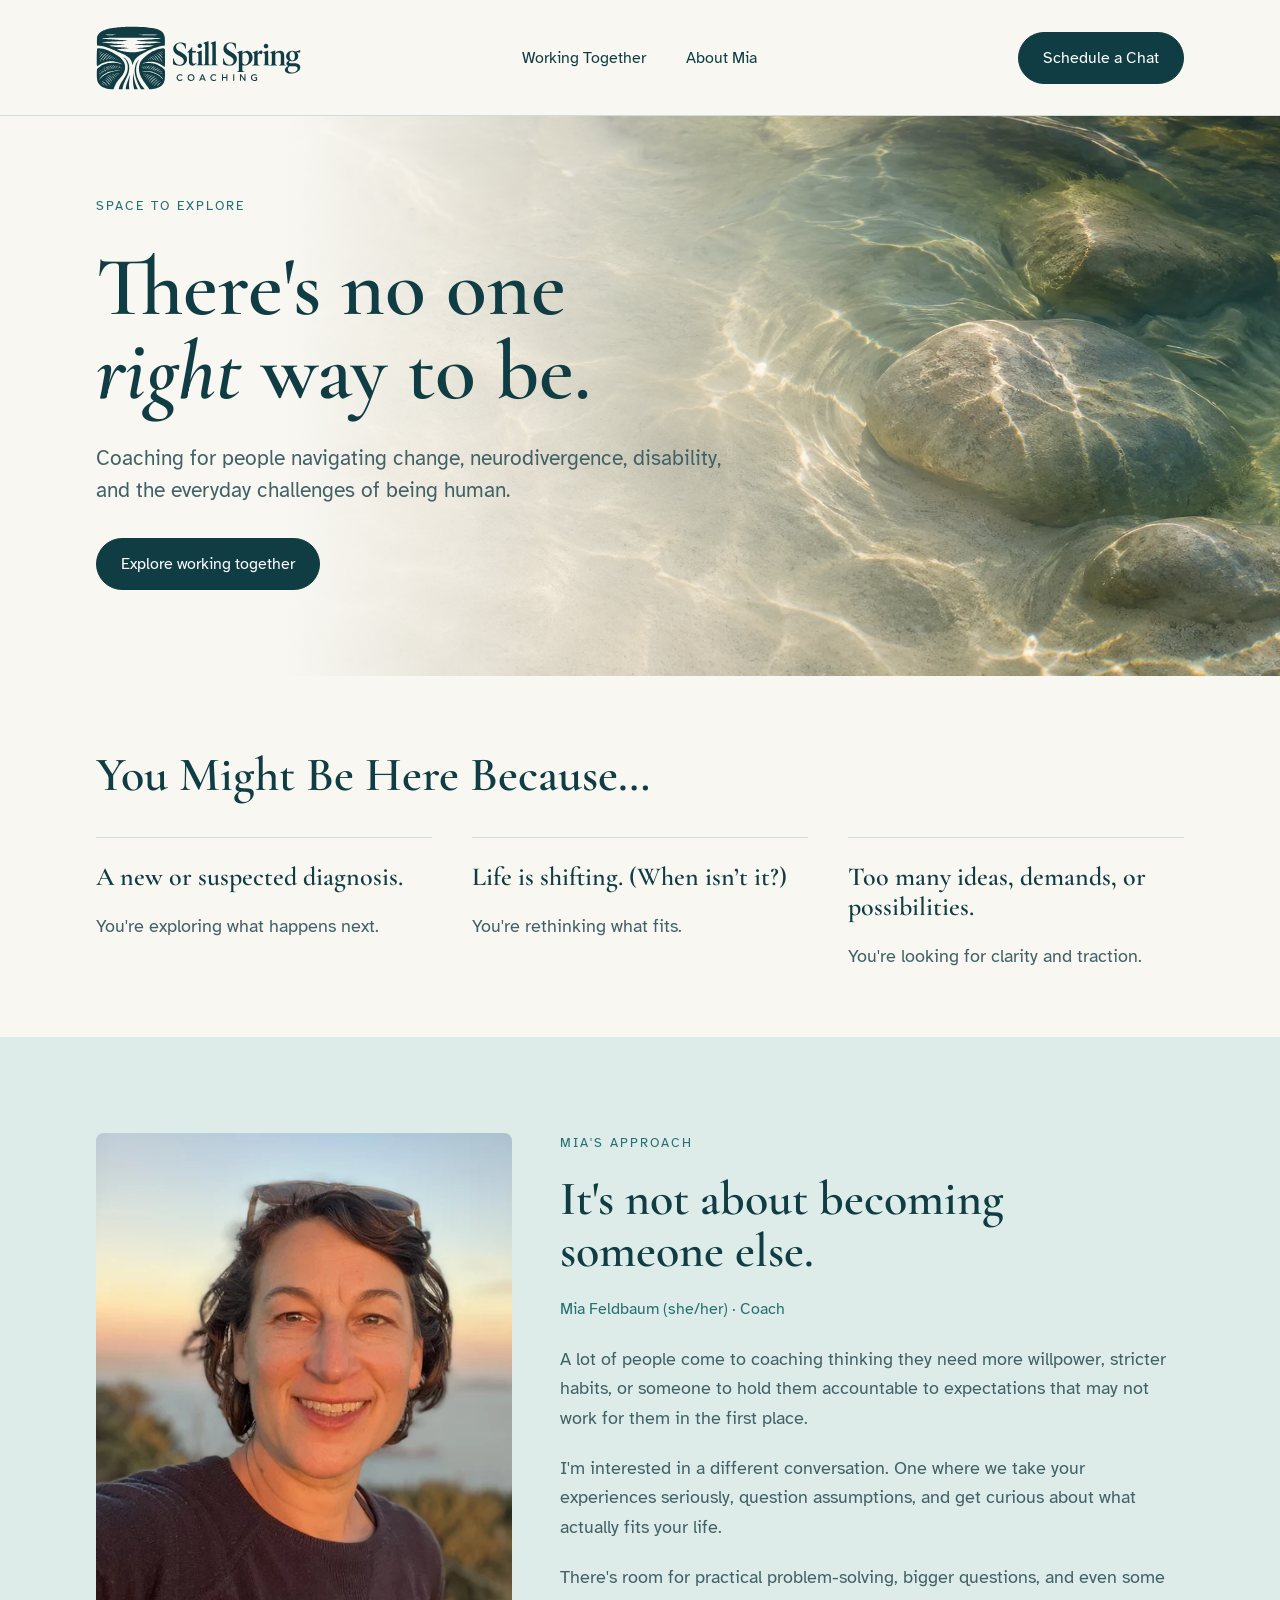
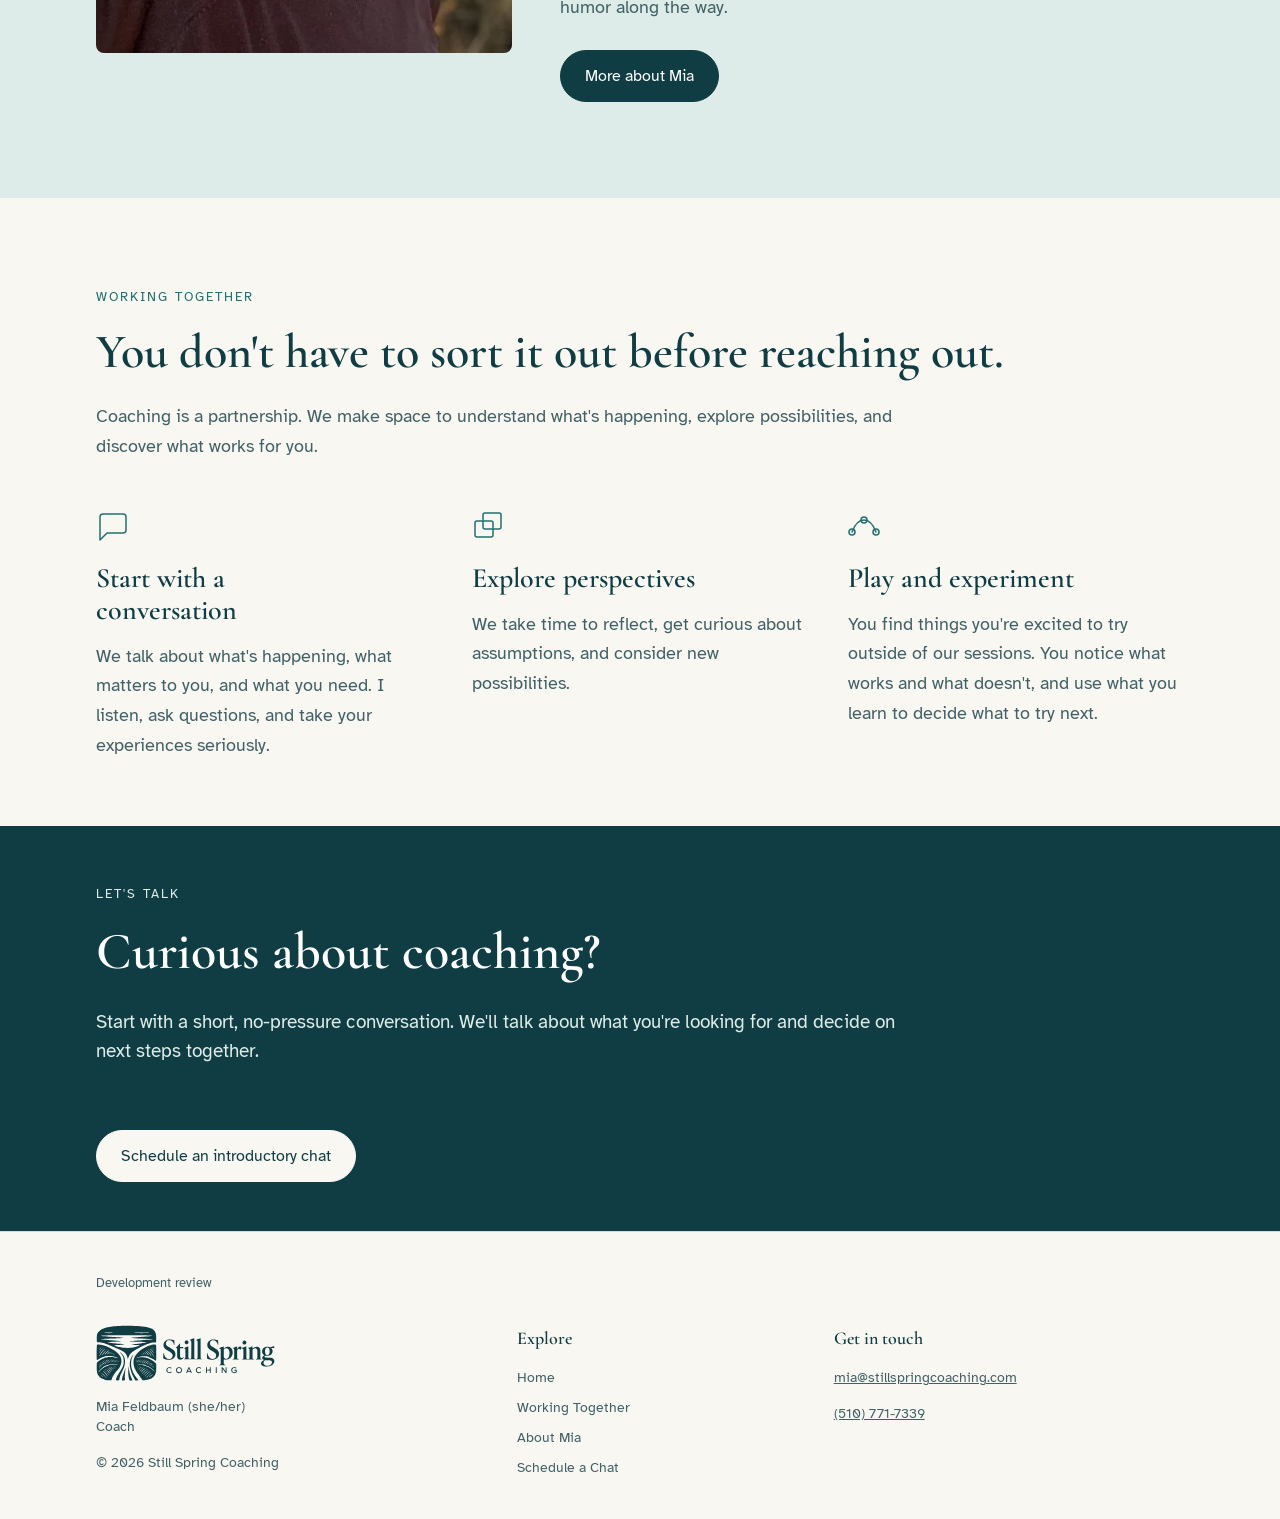
<file: index.html>
<!DOCTYPE html>

<html lang="en">
<head>
<meta charset="utf-8"/>
<meta content="width=device-width, initial-scale=1.0" name="viewport"/>
<title>Home | Still Spring Coaching</title>
<meta content="Coaching with Mia Feldbaum for people navigating change, neurodivergence, disability, and everyday life." name="description"/>
<link href="assets/brand/favicon.svg" rel="icon" type="image/svg+xml"/>
<link href="assets/brand/monogram-32.png" rel="icon" sizes="32x32" type="image/png"/>
<link href="assets/brand/apple-touch-icon-180.png" rel="apple-touch-icon"/>



<link href="css/tokens.css" rel="stylesheet"/>
<link href="css/style.css" rel="stylesheet"/>
<meta content="noindex, nofollow" name="robots"/></head><body><a class="skip-link" href="#main">Skip to content</a><header class="nav"><div class="container nav__inner"><a class="nav__logo" href="index.html"><img alt="Still Spring Coaching" height="64" src="assets/brand/stillspring-logo-horizontal.svg" width="205"/></a><nav aria-label="Primary"><ul class="nav__links" id="site-nav"><li class="mobile-only"><a aria-current="page" href="index.html">Home</a></li><li class=""><a href="working-together.html">Working Together</a></li><li class=""><a href="about.html">About Mia</a></li><li class="mobile-only"><a href="booking.html">Schedule a Chat</a></li></ul></nav><a class="btn btn-primary nav__cta" href="booking.html">Schedule a Chat</a><button aria-controls="site-nav" aria-expanded="false" aria-label="Menu" class="nav__toggle">Menu</button></div></header><main class="editorial-page" id="main"><section class="hero"><div class="container"><p class="eyebrow">SPACE TO EXPLORE</p><h1 class="hero__title">There's no one <br class="br-lg"/><em>right</em> way to be.</h1><p class="hero__lead">Coaching for people navigating change, neurodivergence, disability, and the everyday challenges of being human.</p><a class="btn btn-primary" href="working-together.html">Explore working together</a><figure class="hero__media"><img alt="" height="555" loading="lazy" src="assets/img/hero-light-through-water-1200.webp" width="1200"/></figure></div></section><section class="section recognition-section" id="how-i-can-help"><div class="container"><h2>You Might Be Here Because…</h2><div class="recognition"><div><h3>A new or suspected diagnosis.</h3><p>You're exploring what happens next.</p></div><div><h3>Life is shifting. (When isn’t it?)</h3><p>You're rethinking what fits.</p></div><div><h3>Too many ideas, demands, or possibilities.</h3><p>You're looking for clarity and traction.</p></div></div></div></section><section class="section section--alt approach-section" id="about"><div class="container editorial-split"><img alt="Mia Feldbaum outdoors at sunset." class="mia-portrait" height="1000" loading="lazy" sizes="(min-width: 1200px) 480px, (min-width: 768px) 40vw, 90vw" src="assets/img/mia-feldbaum-portrait-800.webp" srcset="assets/img/mia-feldbaum-portrait-480.webp 480w, assets/img/mia-feldbaum-portrait-800.webp 800w" width="800"/><div class="prose"><p class="eyebrow">MIA'S APPROACH</p><h2>It's not about becoming someone else.</h2><p class="meet__byline">Mia Feldbaum (she/her) · Coach</p>
<p>A lot of people come to coaching thinking they need more willpower, stricter habits, or someone to hold them accountable to expectations that may not work for them in the first place.</p>
<p>I'm interested in a different conversation. One where we take your experiences seriously, question assumptions, and get curious about what actually fits your life.</p>
<p>There's room for practical problem-solving, bigger questions, and even some humor along the way.</p>
<a class="btn btn-primary" href="about.html">More about Mia</a></div></div></section><section class="section" id="working-together"><div class="container"><div class="section-intro"><p class="eyebrow">WORKING TOGETHER</p><h2>You don't have to sort it out before reaching out.</h2><p>Coaching is a partnership. We make space to understand what's happening, explore possibilities, and discover what works for you.</p></div><div class="steps"><div class="step"><div class="step__num"><svg aria-hidden="true" fill="none" focusable="false" height="32" stroke="currentColor" stroke-linecap="round" stroke-linejoin="round" stroke-width="1.5" viewbox="0 0 32 32" width="32" xmlns="http://www.w3.org/2000/svg"><path d="M27 4A3 3 0 0 1 30 7V20A3 3 0 0 1 27 23H11L4 30V7A3 3 0 0 1 7 4Z"></path></svg></div><h3>Start with a conversation</h3>
<p>We talk about what's happening, what matters to you, and what you need. I listen, ask questions, and take your experiences seriously.</p></div><div class="step"><div class="step__num"><svg aria-hidden="true" fill="none" focusable="false" height="32" stroke="currentColor" stroke-linecap="round" stroke-linejoin="round" stroke-width="1.5" viewbox="0 0 32 32" width="32" xmlns="http://www.w3.org/2000/svg"><rect height="16" rx="2" width="18" x="11" y="3"></rect><rect height="16" rx="2" width="18" x="3" y="11"></rect></svg></div><h3>Explore perspectives</h3>
<p>We take time to reflect, get curious about assumptions, and consider new possibilities.</p></div><div class="step"><div class="step__num"><svg aria-hidden="true" fill="none" focusable="false" height="32" stroke="currentColor" stroke-linecap="round" stroke-linejoin="round" stroke-width="1.5" viewbox="0 0 32 32" width="32" xmlns="http://www.w3.org/2000/svg"><path d="M4 22C10 6 22 6 28 22"></path><circle cx="4" cy="22" r="3"></circle><circle cx="16" cy="10" r="3"></circle><circle cx="28" cy="22" r="3"></circle></svg></div><h3>Play and experiment</h3>
<p>You find things you're excited to try outside of our sessions. You notice what works and what doesn't, and use what you learn to decide what to try next.</p></div></div></div></section><section class="section cta-banner is-inverse"><div class="container editorial-copy"><p class="eyebrow">LET'S TALK</p><h2>Curious about coaching?</h2>
<p>Start with a short, no-pressure conversation. We'll talk about what you're looking for and decide on next steps together.</p>
<a class="btn btn-primary" href="booking.html">Schedule an introductory chat</a></div></section></main><footer class="footer"><div class="container review-notice">Development review</div><div class="container footer-grid"><div><a class="footer__logo" href="index.html"><img alt="Still Spring Coaching" height="64" src="assets/brand/stillspring-logo-horizontal.svg" width="205"/></a><p>Mia Feldbaum (she/her)<br/>Coach</p><p>© 2026 Still Spring Coaching</p></div><nav aria-label="Footer"><h2 class="footer-heading">Explore</h2><ul class="footer__links"><li><a href="index.html">Home</a></li><li><a href="working-together.html">Working Together</a></li><li><a href="about.html">About Mia</a></li><li><a href="booking.html">Schedule a Chat</a></li></ul></nav><div><h2 class="footer-heading">Get in touch</h2><p><a href="mailto:mia@stillspringcoaching.com">mia@stillspringcoaching.com</a></p><p><a href="tel:+15107717339">(510) 771-7339</a></p></div></div></footer><script src="js/main.js"></script></body></html>
</file>
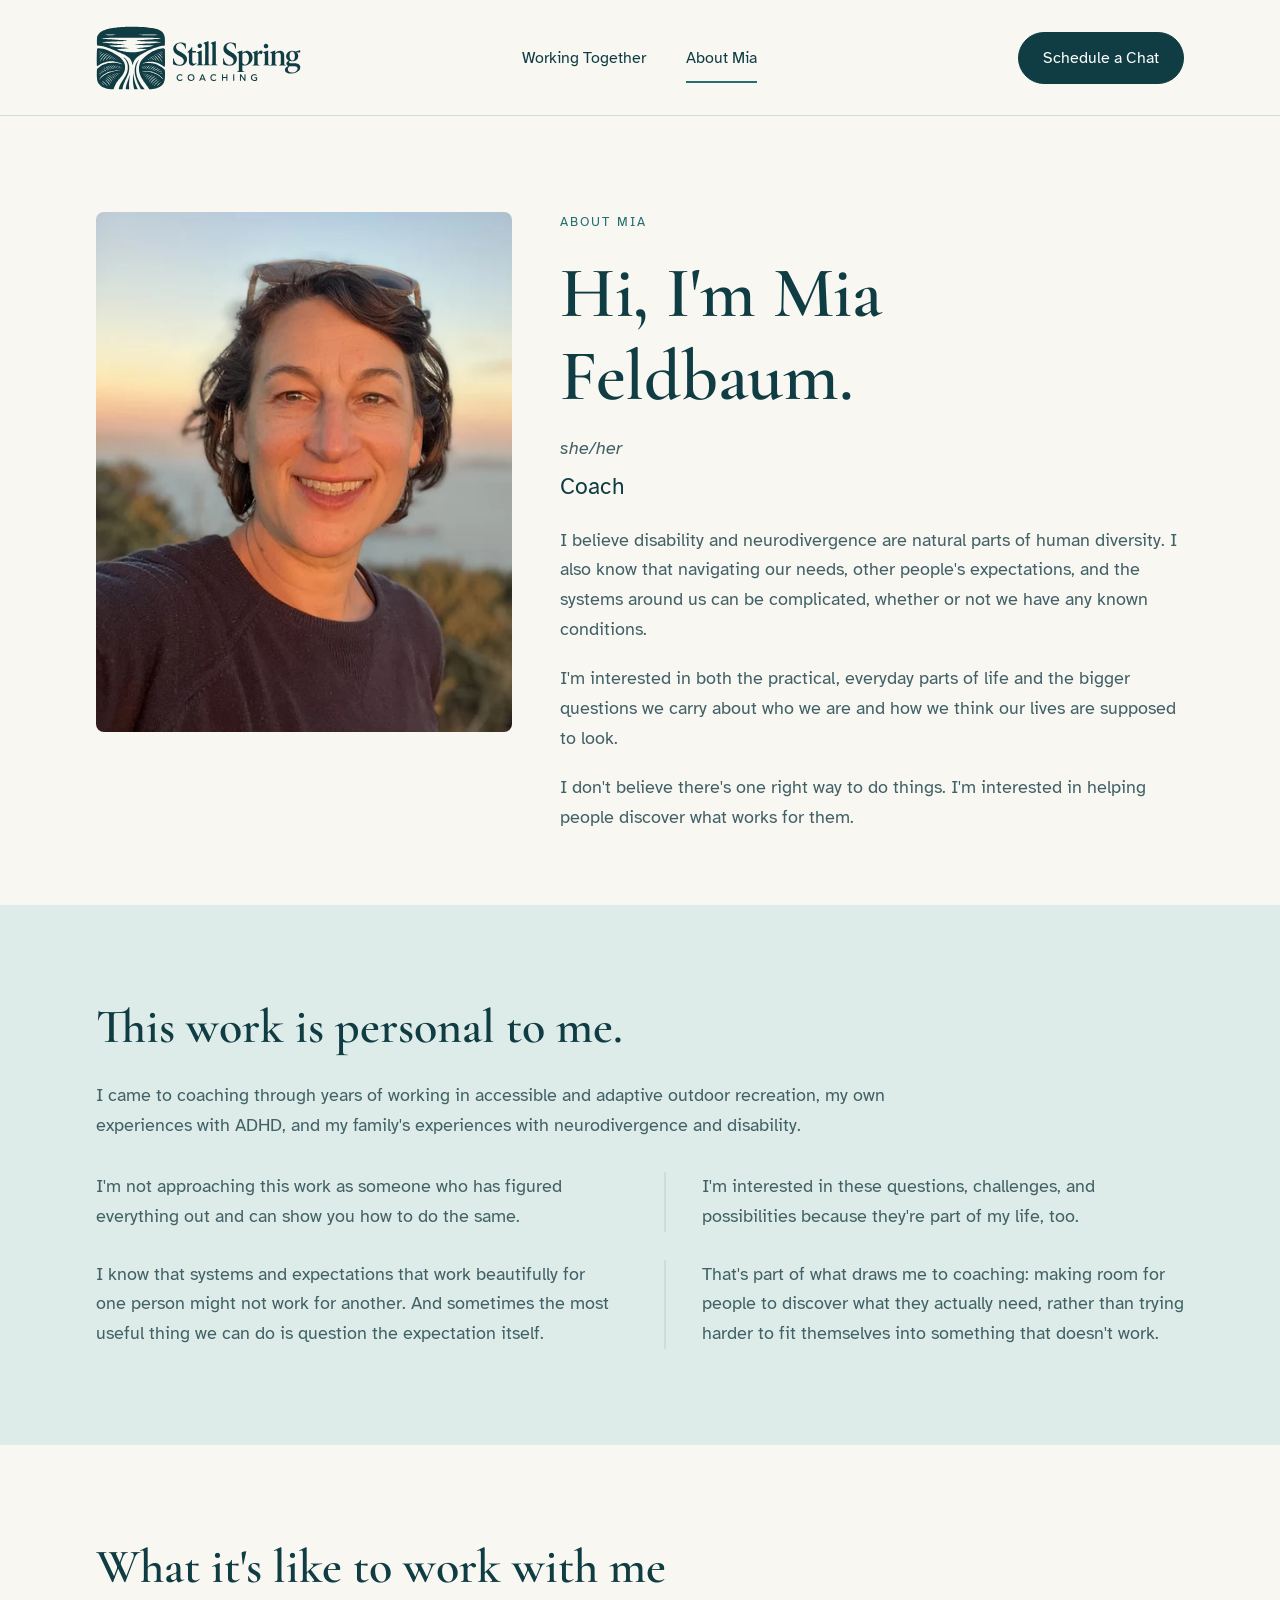
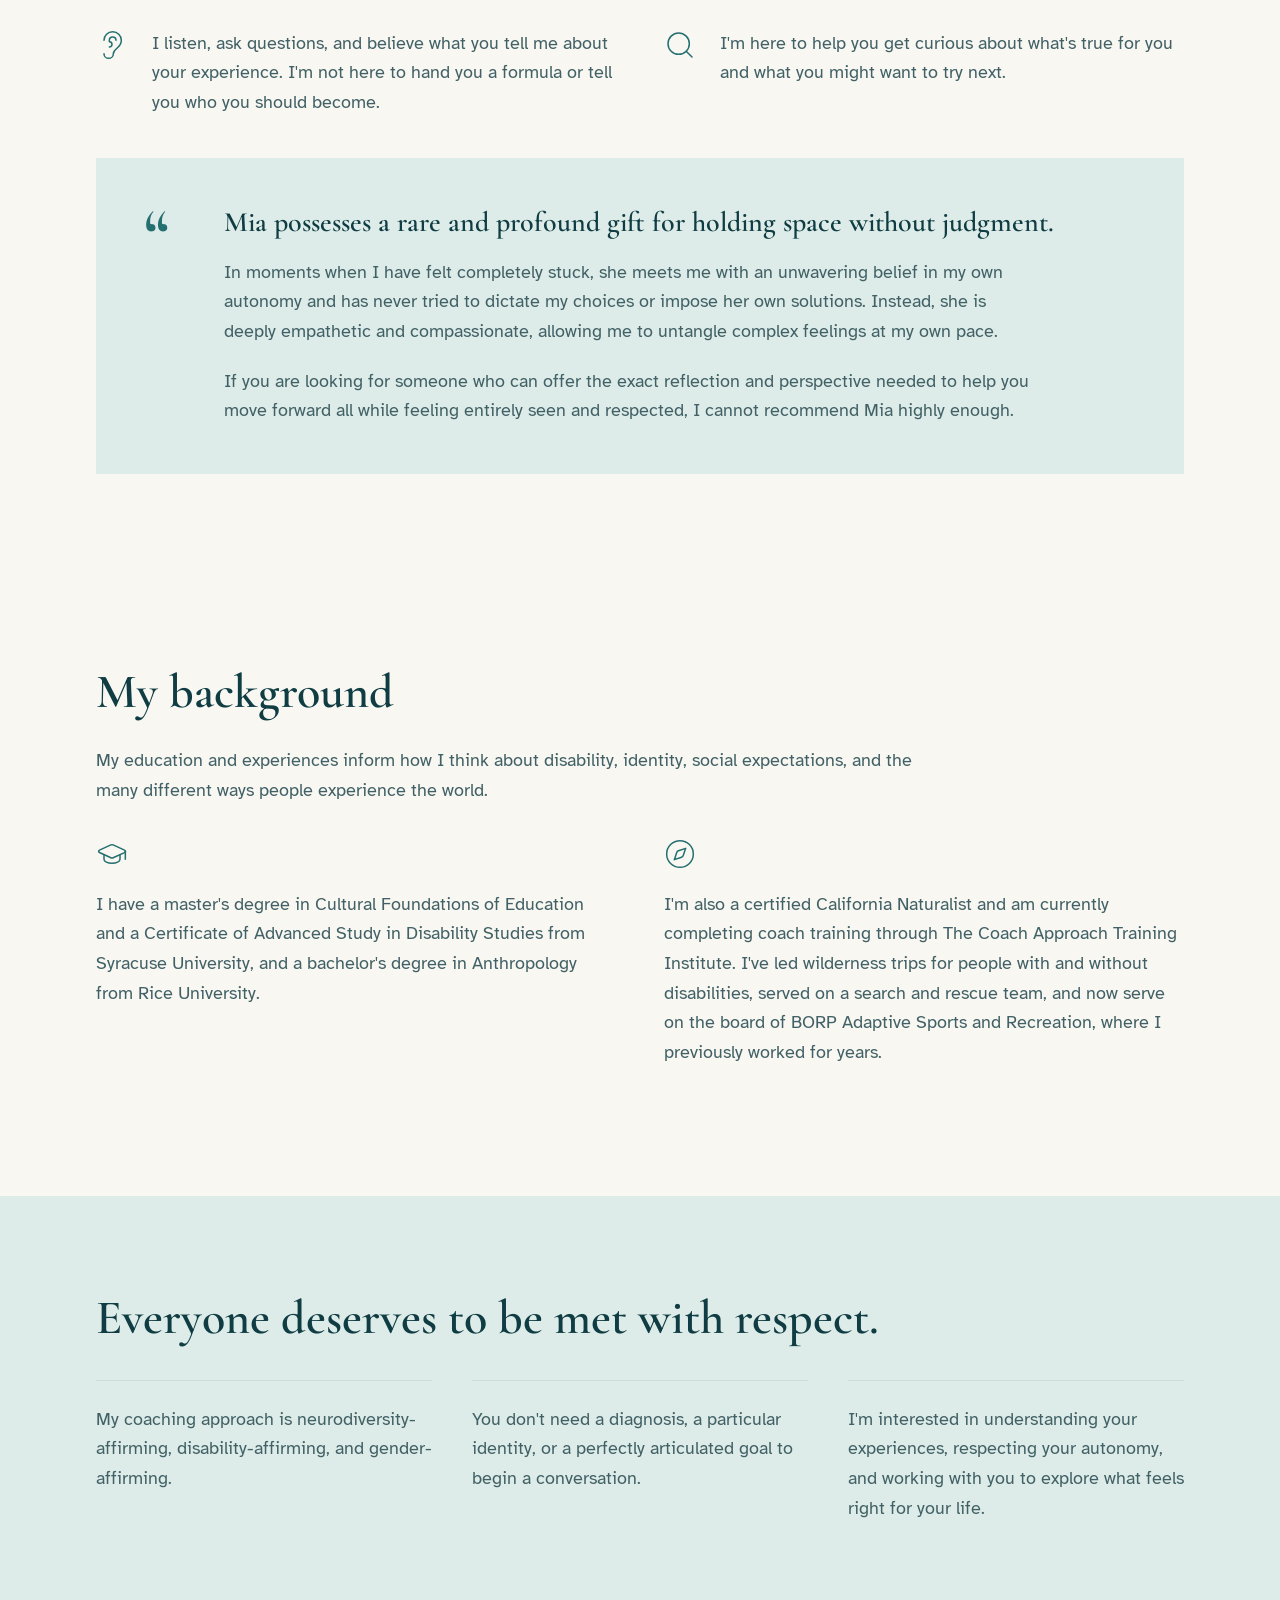
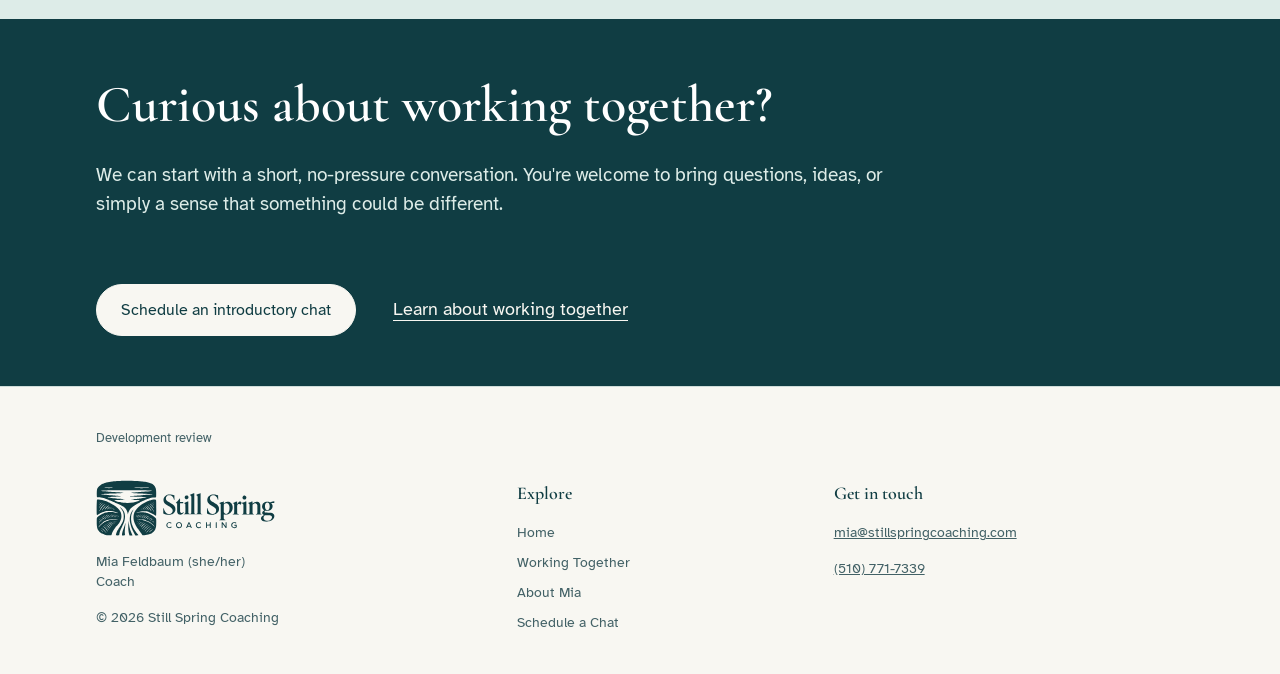
<file: about.html>
<!DOCTYPE html>

<html lang="en">
<head>
<meta charset="utf-8"/>
<meta content="width=device-width, initial-scale=1.0" name="viewport"/>
<title>About Mia | Still Spring Coaching</title>
<meta content="Coaching with Mia Feldbaum for people navigating change, neurodivergence, disability, and everyday life." name="description"/>
<link href="assets/brand/favicon.svg" rel="icon" type="image/svg+xml"/>
<link href="assets/brand/monogram-32.png" rel="icon" sizes="32x32" type="image/png"/>
<link href="assets/brand/apple-touch-icon-180.png" rel="apple-touch-icon"/>



<link href="css/tokens.css" rel="stylesheet"/>
<link href="css/style.css" rel="stylesheet"/>
<meta content="noindex, nofollow" name="robots"/></head><body><a class="skip-link" href="#main">Skip to content</a><header class="nav"><div class="container nav__inner"><a class="nav__logo" href="index.html"><img alt="Still Spring Coaching" height="64" src="assets/brand/stillspring-logo-horizontal.svg" width="205"/></a><nav aria-label="Primary"><ul class="nav__links" id="site-nav"><li class="mobile-only"><a href="index.html">Home</a></li><li class=""><a href="working-together.html">Working Together</a></li><li class=""><a aria-current="page" href="about.html">About Mia</a></li><li class="mobile-only"><a href="booking.html">Schedule a Chat</a></li></ul></nav><a class="btn btn-primary nav__cta" href="booking.html">Schedule a Chat</a><button aria-controls="site-nav" aria-expanded="false" aria-label="Menu" class="nav__toggle">Menu</button></div></header><main class="editorial-page" id="main"><section class="page-hero"><div class="container editorial-split about-intro"><img alt="Mia Feldbaum outdoors at sunset." class="mia-portrait" height="1000" sizes="(min-width: 1200px) 480px, (min-width: 768px) 40vw, 90vw" src="assets/img/mia-feldbaum-portrait-800.webp" srcset="assets/img/mia-feldbaum-portrait-480.webp 480w, assets/img/mia-feldbaum-portrait-800.webp 800w" width="800"/><div class="prose"><p class="eyebrow">ABOUT MIA</p><h1>Hi, I'm Mia Feldbaum.</h1><p class="pronouns"><em>she/her</em></p>
<p class="descriptor">Coach</p>
<p>I believe disability and neurodivergence are natural parts of human diversity. I also know that navigating our needs, other people's expectations, and the systems around us can be complicated, whether or not we have any known conditions.</p>
<p>I'm interested in both the practical, everyday parts of life and the bigger questions we carry about who we are and how we think our lives are supposed to look.</p>
<p>I don't believe there's one right way to do things. I'm interested in helping people discover what works for them.</p></div></div></section><section class="section section--alt"><div class="container editorial-copy personal-section"><h2>This work is personal to me.</h2><p class="personal-lead">I came to coaching through years of working in accessible and adaptive outdoor recreation, my own experiences with ADHD, and my family's experiences with neurodivergence and disability.</p><div class="personal-grid"><p>I'm not approaching this work as someone who has figured everything out and can show you how to do the same.</p><p class="rule-left">I'm interested in these questions, challenges, and possibilities because they're part of my life, too.</p><p>I know that systems and expectations that work beautifully for one person might not work for another. And sometimes the most useful thing we can do is question the expectation itself.</p><p class="rule-left">That's part of what draws me to coaching: making room for people to discover what they actually need, rather than trying harder to fit themselves into something that doesn't work.</p></div></div></section><section class="section"><div class="container editorial-copy"><h2>What it's like to work with me</h2><div class="topic-grid experience-grid"><div class="topic-item"><img alt="" aria-hidden="true" class="topic-icon" height="32" src="assets/icons/ear.svg" width="32"/><p>I listen, ask questions, and believe what you tell me about your experience. I'm not here to hand you a formula or tell you who you should become.</p></div><div class="topic-item"><img alt="" aria-hidden="true" class="topic-icon" height="32" src="assets/icons/magnifier.svg" width="32"/><p>I'm here to help you get curious about what's true for you and what you might want to try next.</p></div></div>
<blockquote class="testimonial quote-panel"><span aria-hidden="true" class="quote-mark">“</span><div class="quote-copy"><p class="quote-lead">Mia possesses a rare and profound gift for holding space without judgment.</p><p>In moments when I have felt completely stuck, she meets me with an unwavering belief in my own autonomy and has never tried to dictate my choices or impose her own solutions. Instead, she is deeply empathetic and compassionate, allowing me to untangle complex feelings at my own pace.</p><p>If you are looking for someone who can offer the exact reflection and perspective needed to help you move forward all while feeling entirely seen and respected, I cannot recommend Mia highly enough.</p></div></blockquote></div></section><section class="section about-background"><div class="container editorial-copy"><h2>My background</h2><p>My education and experiences inform how I think about disability, identity, social expectations, and the many different ways people experience the world.</p><div class="background-grid"><div class="background-item"><img alt="" aria-hidden="true" class="topic-icon" height="32" src="assets/icons/graduation-cap.svg" width="32"/><p>I have a master's degree in Cultural Foundations of Education and a Certificate of Advanced Study in Disability Studies from Syracuse University, and a bachelor's degree in Anthropology from Rice University.</p></div><div class="background-item"><img alt="" aria-hidden="true" class="topic-icon" height="32" src="assets/icons/compass.svg" width="32"/><p>I'm also a certified California Naturalist and am currently completing coach training through The Coach Approach Training Institute. I've led wilderness trips for people with and without disabilities, served on a search and rescue team, and now serve on the board of BORP Adaptive Sports and Recreation, where I previously worked for years.</p></div></div></section><section class="section section--alt"><div class="container editorial-copy"><h2>Everyone deserves to be met with respect.</h2><div class="respect-grid"><div><p>My coaching approach is neurodiversity-affirming, disability-affirming, and gender-affirming.</p></div><div><p>You don't need a diagnosis, a particular identity, or a perfectly articulated goal to begin a conversation.</p></div><div><p>I'm interested in understanding your experiences, respecting your autonomy, and working with you to explore what feels right for your life.</p></div></div></div></section><section class="section cta-banner is-inverse"><div class="container editorial-copy"><h2>Curious about working together?</h2><p>We can start with a short, no-pressure conversation. You're welcome to bring questions, ideas, or simply a sense that something could be different.</p>
<a class="btn btn-primary" href="booking.html">Schedule an introductory chat</a>
<a class="cta-secondary" href="working-together.html">Learn about working together</a></div></section></main><footer class="footer"><div class="container review-notice">Development review</div><div class="container footer-grid"><div><a class="footer__logo" href="index.html"><img alt="Still Spring Coaching" height="64" src="assets/brand/stillspring-logo-horizontal.svg" width="205"/></a><p>Mia Feldbaum (she/her)<br/>Coach</p><p>© 2026 Still Spring Coaching</p></div><nav aria-label="Footer"><h2 class="footer-heading">Explore</h2><ul class="footer__links"><li><a href="index.html">Home</a></li><li><a href="working-together.html">Working Together</a></li><li><a href="about.html">About Mia</a></li><li><a href="booking.html">Schedule a Chat</a></li></ul></nav><div><h2 class="footer-heading">Get in touch</h2><p><a href="mailto:mia@stillspringcoaching.com">mia@stillspringcoaching.com</a></p><p><a href="tel:+15107717339">(510) 771-7339</a></p></div></div></footer><script src="js/main.js"></script></body></html>
</file>
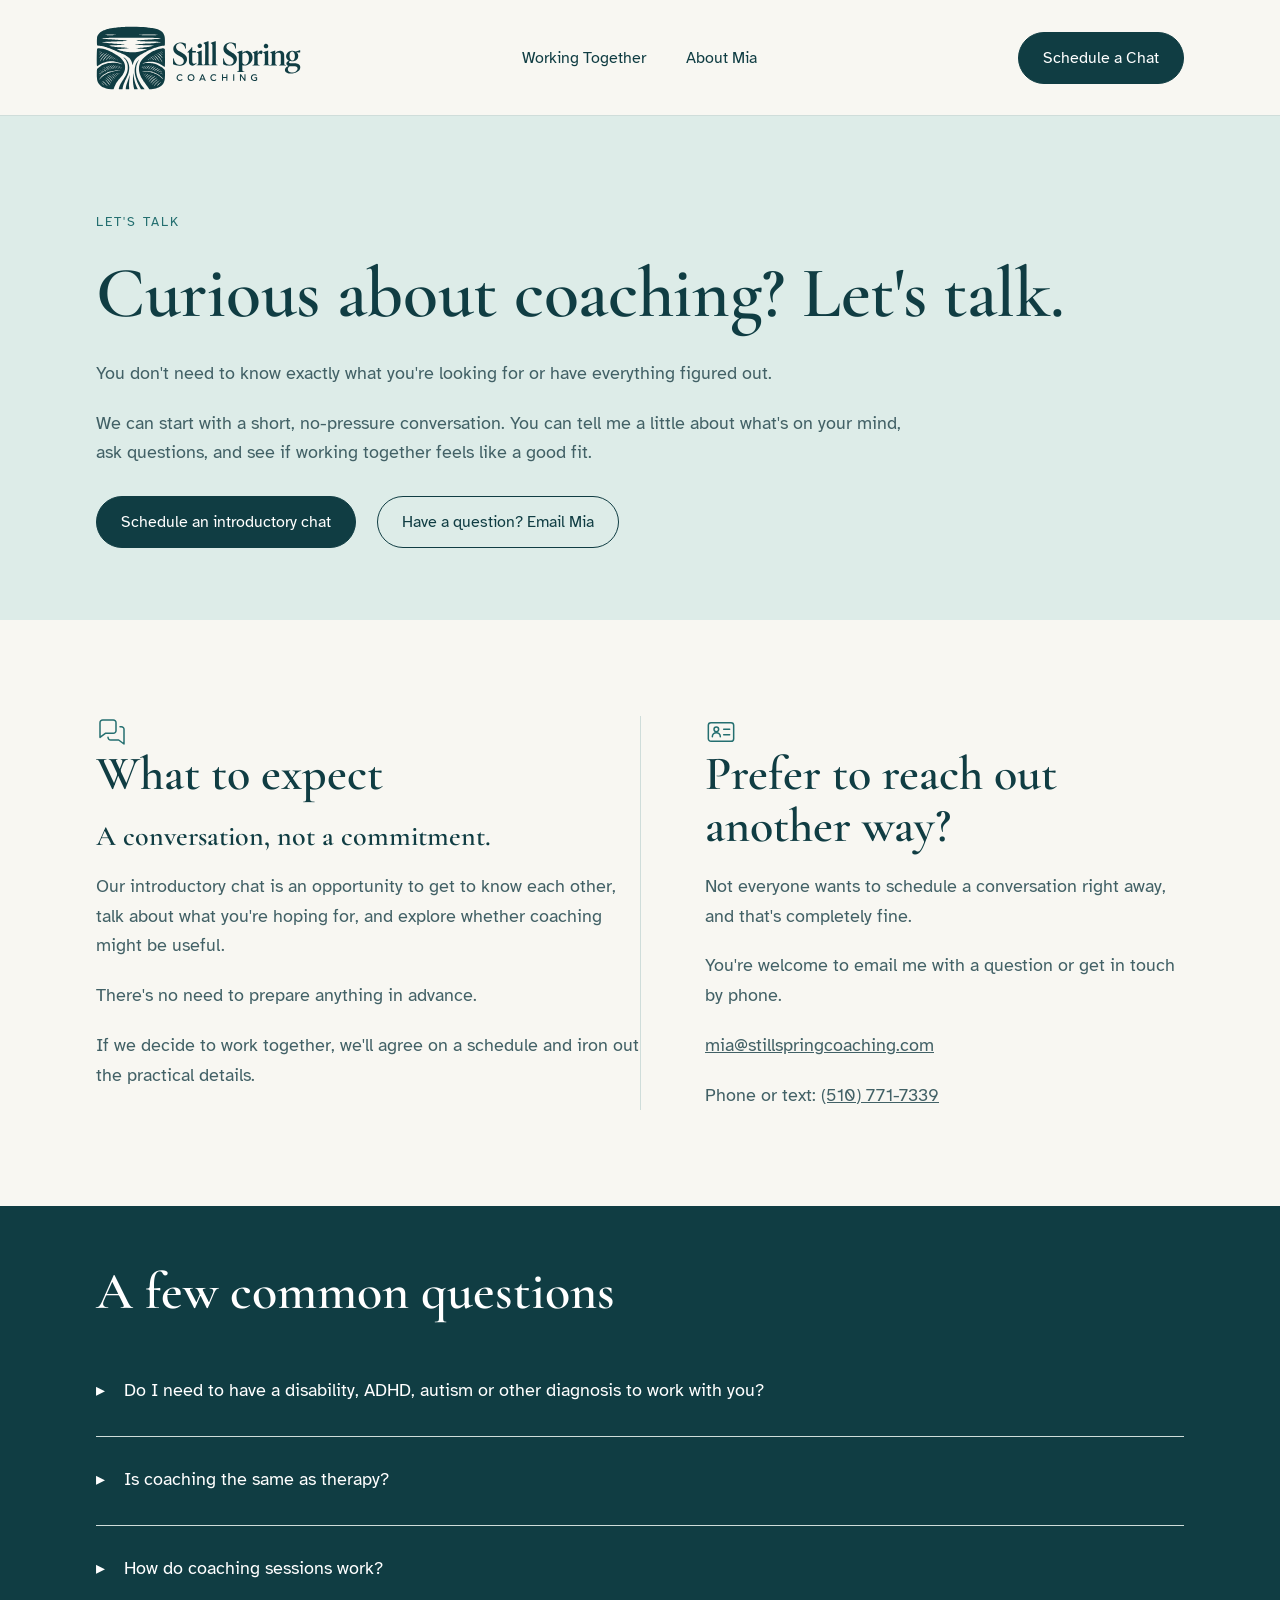
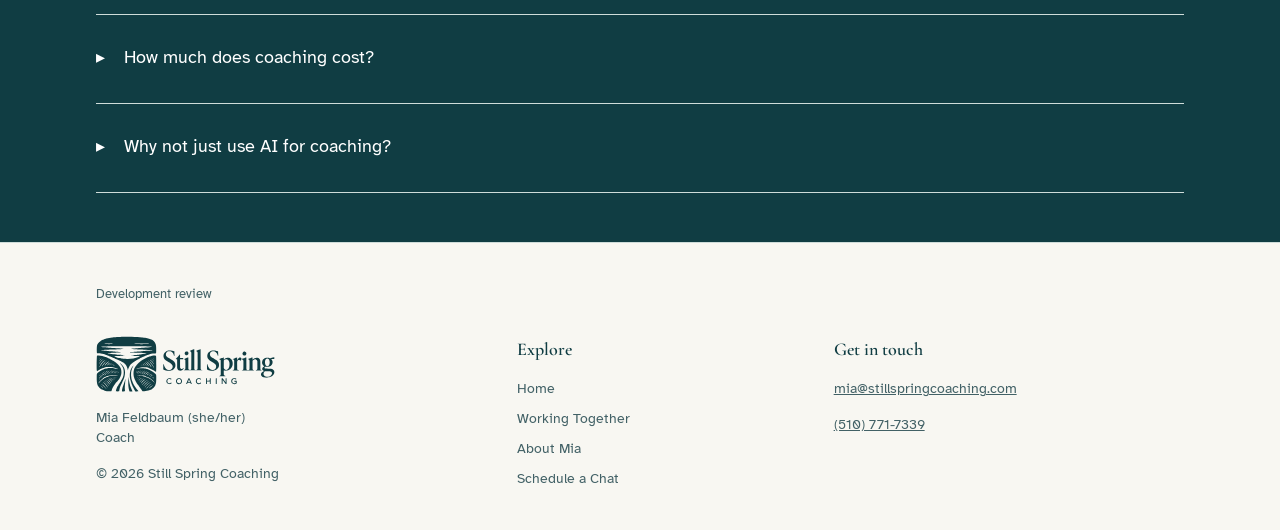
<file: booking.html>
<!DOCTYPE html>

<html lang="en">
<head>
<meta charset="utf-8"/>
<meta content="width=device-width, initial-scale=1.0" name="viewport"/>
<title>Schedule a Chat | Still Spring Coaching</title>
<meta content="Coaching with Mia Feldbaum for people navigating change, neurodivergence, disability, and everyday life." name="description"/>
<link href="assets/brand/favicon.svg" rel="icon" type="image/svg+xml"/>
<link href="assets/brand/monogram-32.png" rel="icon" sizes="32x32" type="image/png"/>
<link href="assets/brand/apple-touch-icon-180.png" rel="apple-touch-icon"/>



<link href="css/tokens.css" rel="stylesheet"/>
<link href="css/style.css" rel="stylesheet"/>
<meta content="noindex, nofollow" name="robots"/></head><body><a class="skip-link" href="#main">Skip to content</a><header class="nav"><div class="container nav__inner"><a class="nav__logo" href="index.html"><img alt="Still Spring Coaching" height="64" src="assets/brand/stillspring-logo-horizontal.svg" width="205"/></a><nav aria-label="Primary"><ul class="nav__links" id="site-nav"><li class="mobile-only"><a href="index.html">Home</a></li><li class=""><a href="working-together.html">Working Together</a></li><li class=""><a href="about.html">About Mia</a></li><li class="mobile-only"><a aria-current="page" href="booking.html">Schedule a Chat</a></li></ul></nav><a class="btn btn-primary nav__cta" href="booking.html">Schedule a Chat</a><button aria-controls="site-nav" aria-expanded="false" aria-label="Menu" class="nav__toggle">Menu</button></div></header><main class="editorial-page" id="main"><section class="page-hero booking-hero"><div class="container editorial-copy"><p class="eyebrow">LET'S TALK</p><h1>Curious about coaching? Let's talk.</h1><p>You don't need to know exactly what you're looking for or have everything figured out.</p>
<p>We can start with a short, no-pressure conversation. You can tell me a little about what's on your mind, ask questions, and see if working together feels like a good fit.</p>
<a class="btn btn-primary" href="https://calendar.app.google/sHt6jd2rL3AsD4vVA">Schedule an introductory chat</a>
<a class="btn btn-outline" href="mailto:mia@stillspringcoaching.com">Have a question? Email Mia</a></div></section><section class="section contact-section"><div class="container contact-split"><div class="split-col"><img alt="" aria-hidden="true" class="topic-icon" height="32" src="assets/icons/conversation-bubbles.svg" width="32"/><h2>What to expect</h2><h3>A conversation, not a commitment.</h3><p>Our introductory chat is an opportunity to get to know each other, talk about what you're hoping for, and explore whether coaching might be useful.</p><p>There's no need to prepare anything in advance.</p><p>If we decide to work together, we'll agree on a schedule and iron out the practical details.</p></div><div class="split-col split-col--rule"><img alt="" aria-hidden="true" class="topic-icon" height="32" src="assets/icons/contact-card.svg" width="32"/><h2>Prefer to reach out another way?</h2><p>Not everyone wants to schedule a conversation right away, and that's completely fine.</p><p>You're welcome to email me with a question or get in touch by phone.</p><p><a class="contact-link" href="mailto:mia@stillspringcoaching.com">mia@stillspringcoaching.com</a></p><p>Phone or text: <a class="contact-link" href="tel:+15107717339">(510) 771-7339</a></p></div></div></section><section class="section cta-banner is-inverse faq-section"><div class="container editorial-copy"><h2>A few common questions</h2><details name="coaching-faq"><summary>Do I need to have a disability, ADHD, autism or other diagnosis to work with you?</summary><p>Absolutely not. You don't need a diagnosis or any particular identity to explore coaching. We can talk about what's happening in your life and what kind of support might be useful.</p>
</details><details name="coaching-faq"><summary>Is coaching the same as therapy?</summary><p>No. Coaching focuses on exploring your goals, needs, decisions, and everyday challenges. I don't diagnose or treat medical or mental health conditions. Coaching can complement therapy, but it doesn't replace it.</p>
</details><details name="coaching-faq"><summary>How do coaching sessions work?</summary><p>Sessions are one-on-one, usually by phone. Video calls or local in-person meetings may also be possible by arrangement. We can discuss what would work best during our introductory conversation.</p>
</details><details name="coaching-faq"><summary>How much does coaching cost?</summary><p>I'm currently offering reduced-rate coaching while completing my training. Current rates are $75/hour.</p>
</details><details name="coaching-faq"><summary>Why not just use AI for coaching?</summary><p>I'm not a purist when it comes to accommodations. If you think AI might be helpful and haven't tried it yet, by all means. I believe there's something different though about the value of human interaction. I've found that talking things through with people has led to deeper insights for me than using AI alone. Also, I can promise confidentiality and no hallucinations where AI cannot.</p></details></div></section></main><footer class="footer"><div class="container review-notice">Development review</div><div class="container footer-grid"><div><a class="footer__logo" href="index.html"><img alt="Still Spring Coaching" height="64" src="assets/brand/stillspring-logo-horizontal.svg" width="205"/></a><p>Mia Feldbaum (she/her)<br/>Coach</p><p>© 2026 Still Spring Coaching</p></div><nav aria-label="Footer"><h2 class="footer-heading">Explore</h2><ul class="footer__links"><li><a href="index.html">Home</a></li><li><a href="working-together.html">Working Together</a></li><li><a href="about.html">About Mia</a></li><li><a href="booking.html">Schedule a Chat</a></li></ul></nav><div><h2 class="footer-heading">Get in touch</h2><p><a href="mailto:mia@stillspringcoaching.com">mia@stillspringcoaching.com</a></p><p><a href="tel:+15107717339">(510) 771-7339</a></p></div></div></footer><script src="js/main.js"></script></body></html>
</file>
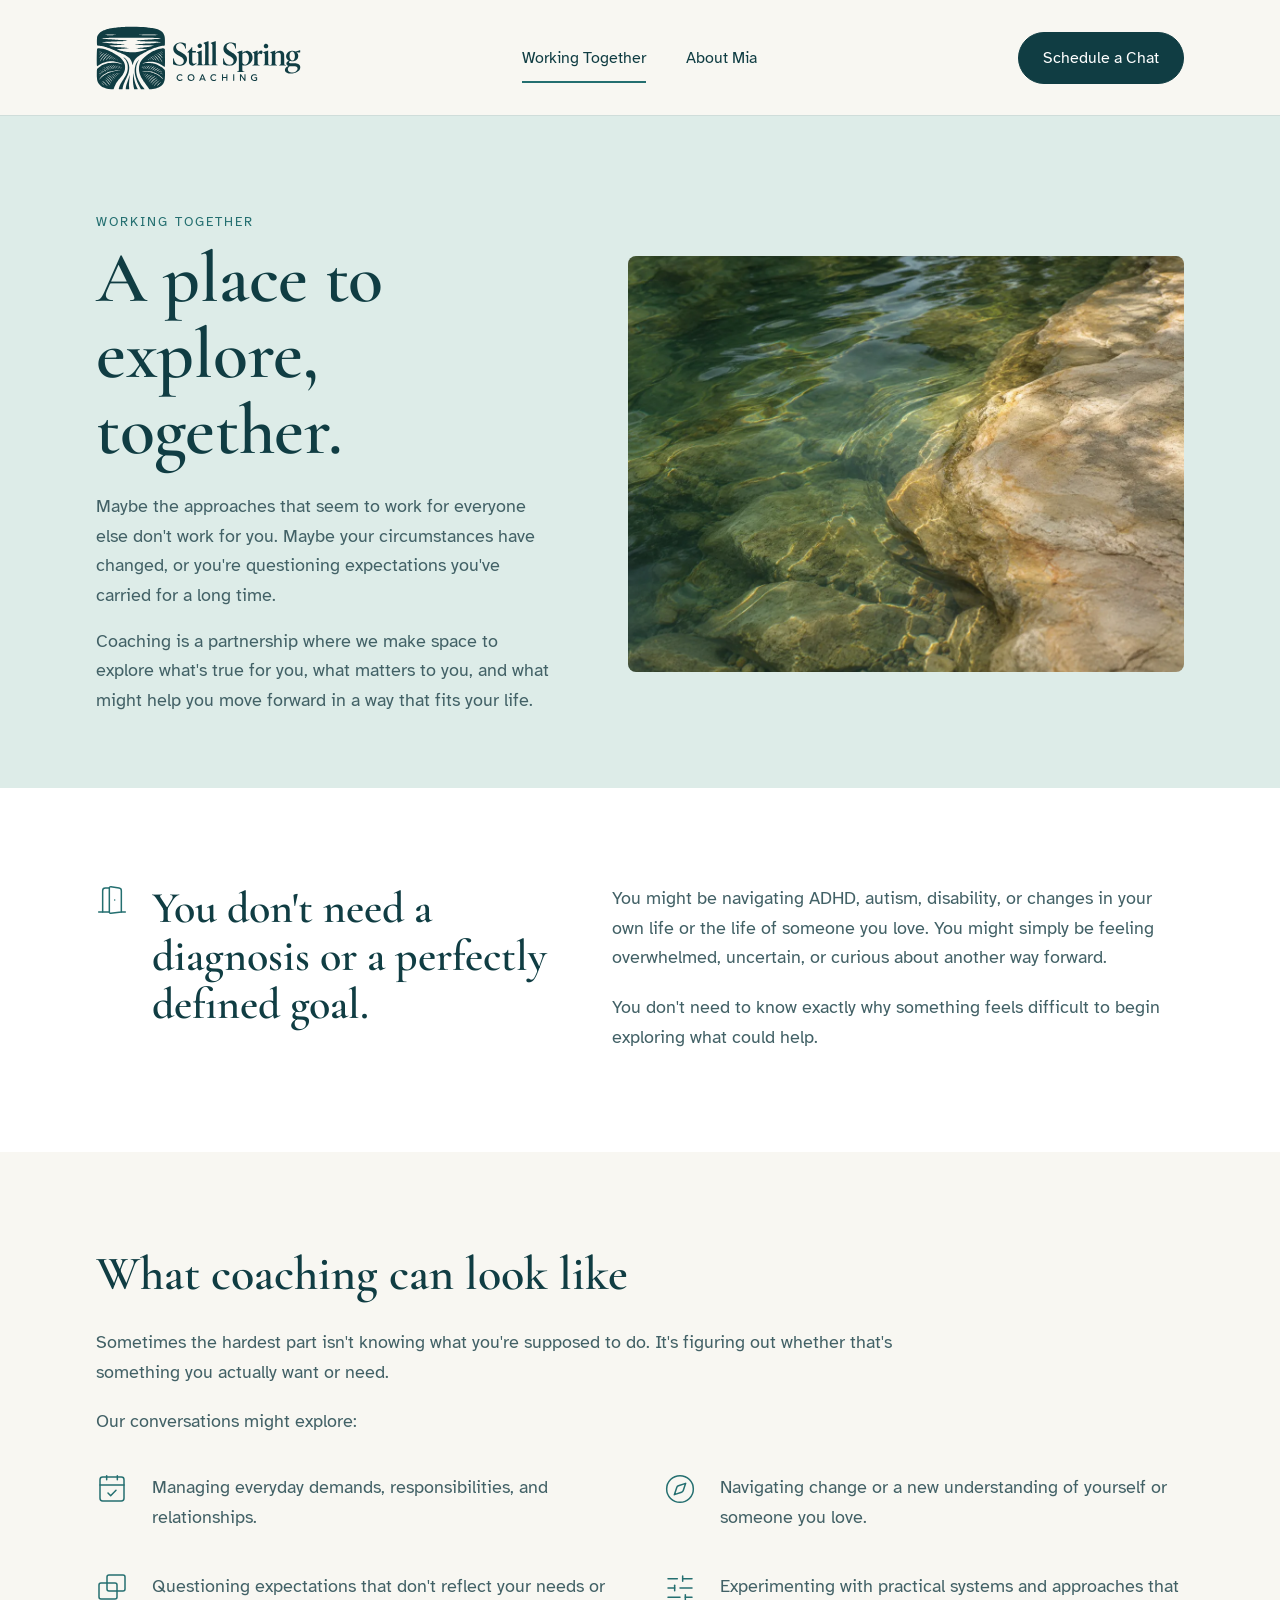
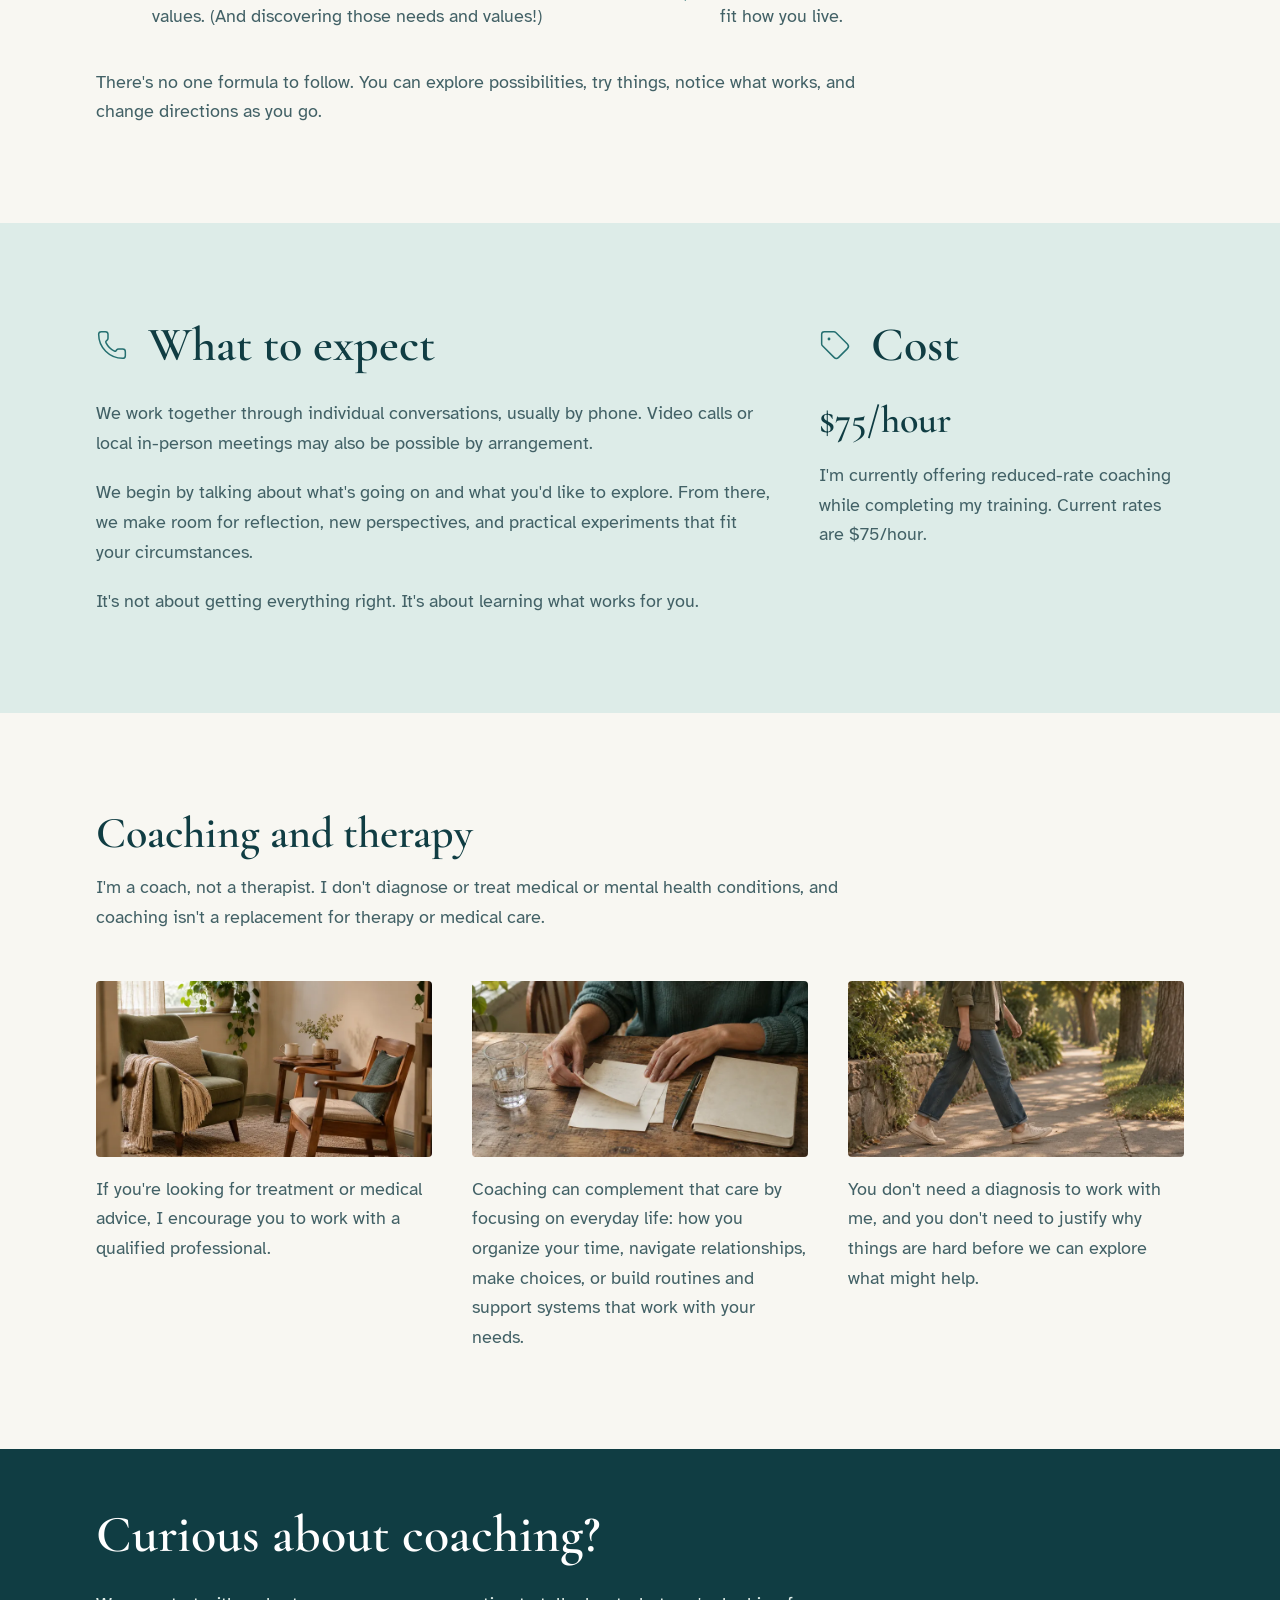
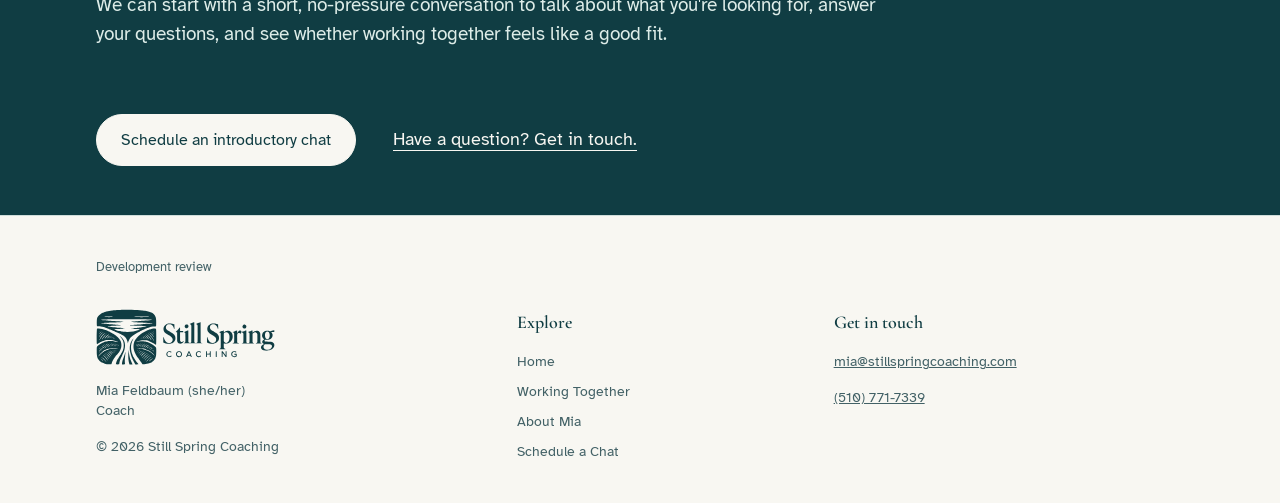
<file: services.html>
<!doctype html><html lang="en"><meta charset="utf-8"><meta name="viewport" content="width=device-width,initial-scale=1"><meta name="robots" content="noindex"><meta http-equiv="refresh" content="0;url=working-together.html"><title>Working Together | Still Spring Coaching</title><p><a href="working-together.html">Continue to Working Together</a></p></html>
</file>
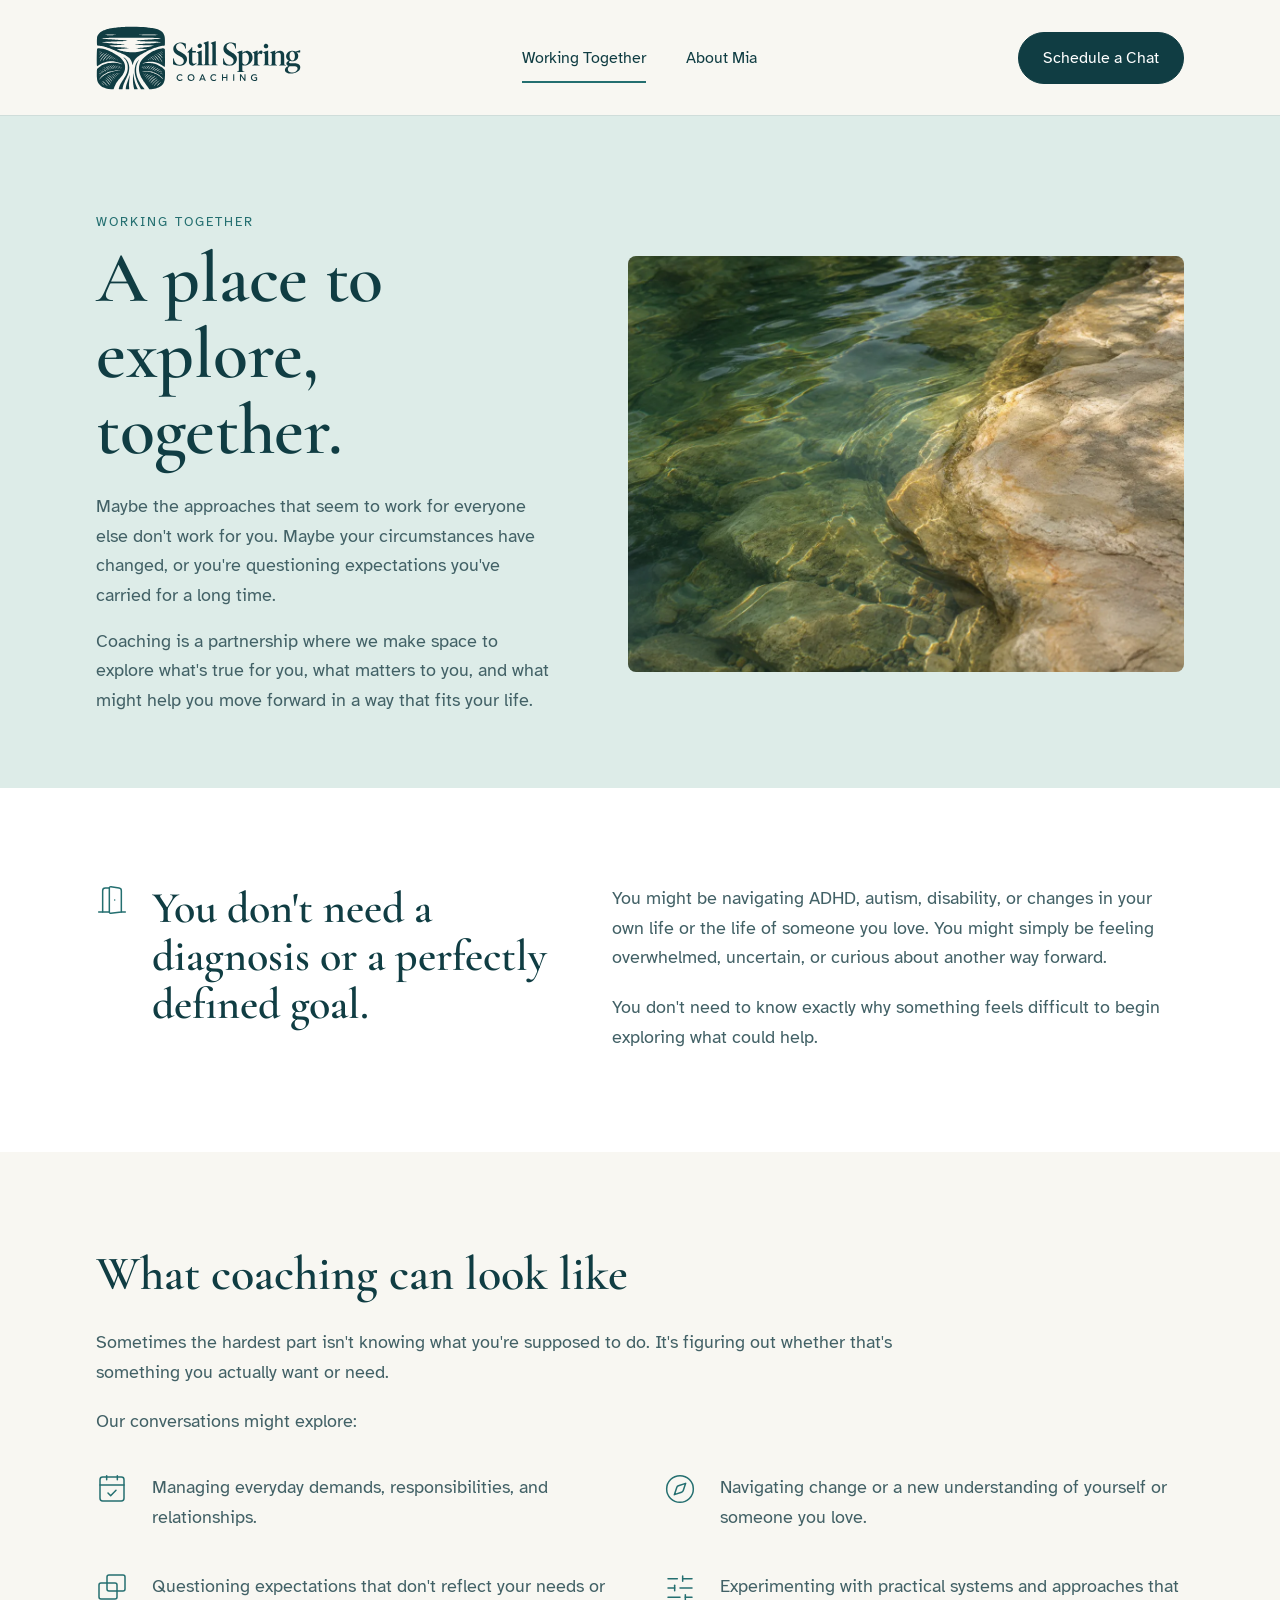
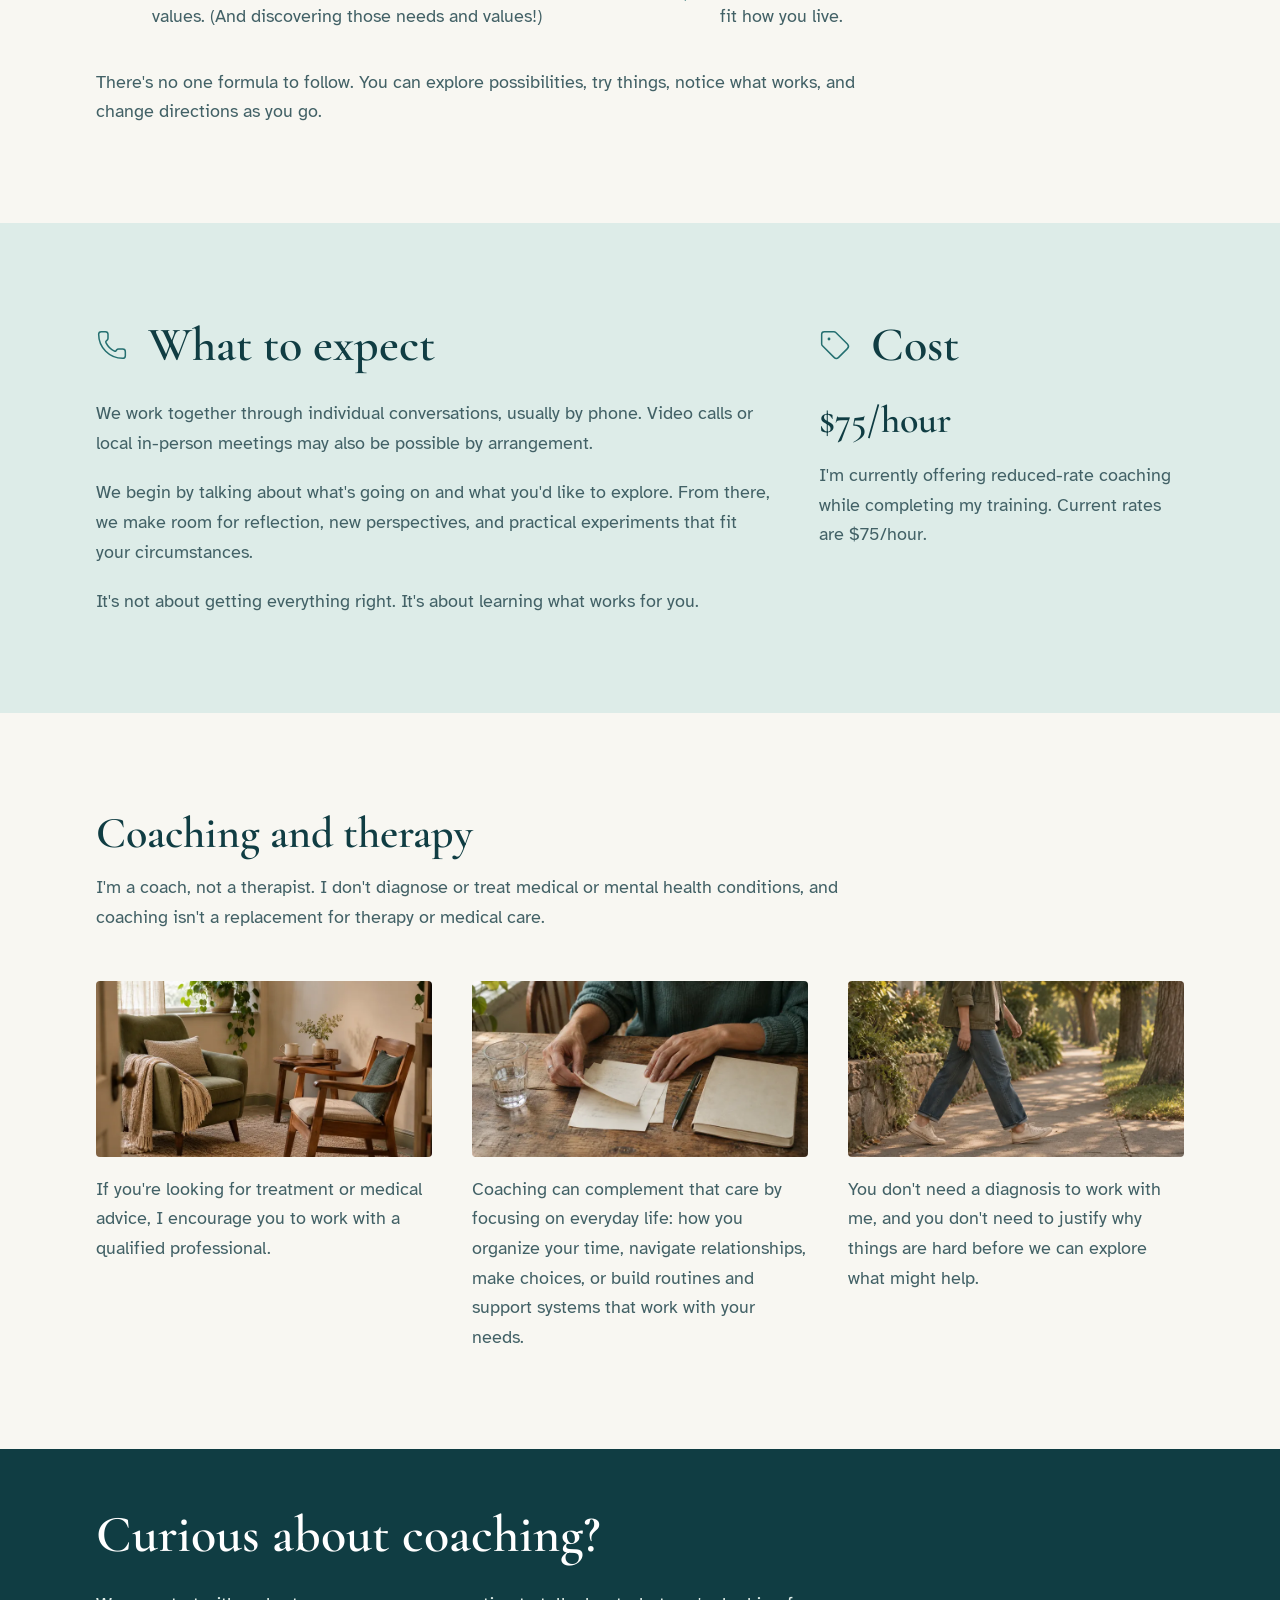
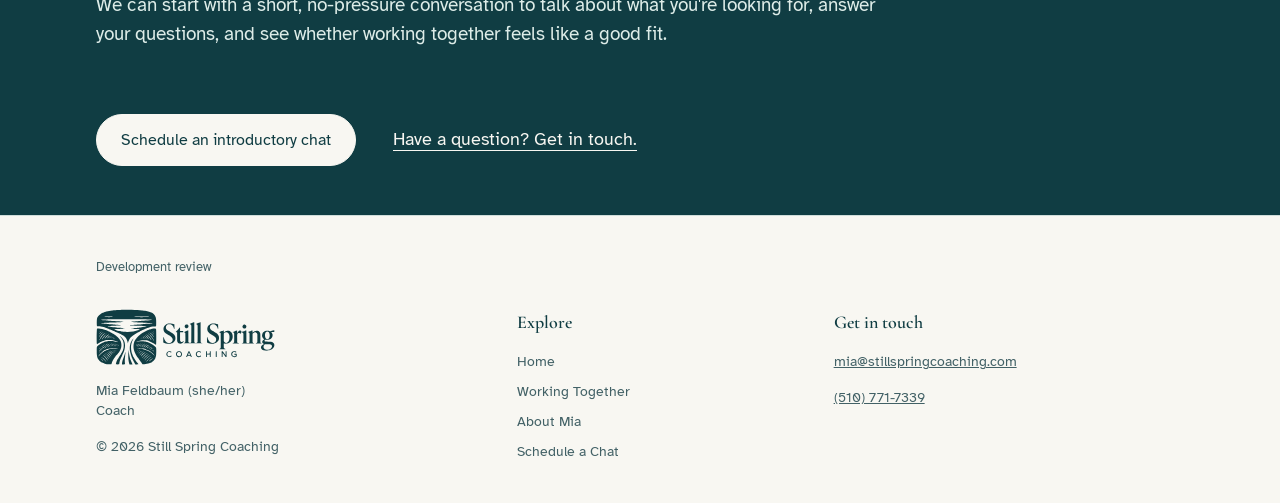
<file: working-together.html>
<!DOCTYPE html>

<html lang="en">
<head>
<meta charset="utf-8"/>
<meta content="width=device-width, initial-scale=1.0" name="viewport"/>
<title>Working Together | Still Spring Coaching</title>
<meta content="Coaching with Mia Feldbaum for people navigating change, neurodivergence, disability, and everyday life." name="description"/>
<link href="assets/brand/favicon.svg" rel="icon" type="image/svg+xml"/>
<link href="assets/brand/monogram-32.png" rel="icon" sizes="32x32" type="image/png"/>
<link href="assets/brand/apple-touch-icon-180.png" rel="apple-touch-icon"/>



<link href="css/tokens.css" rel="stylesheet"/>
<link href="css/style.css" rel="stylesheet"/>
<meta content="noindex, nofollow" name="robots"/></head><body><a class="skip-link" href="#main">Skip to content</a><header class="nav"><div class="container nav__inner"><a class="nav__logo" href="index.html"><img alt="Still Spring Coaching" height="64" src="assets/brand/stillspring-logo-horizontal.svg" width="205"/></a><nav aria-label="Primary"><ul class="nav__links" id="site-nav"><li class="mobile-only"><a href="index.html">Home</a></li><li class=""><a aria-current="page" href="working-together.html">Working Together</a></li><li class=""><a href="about.html">About Mia</a></li><li class="mobile-only"><a href="booking.html">Schedule a Chat</a></li></ul></nav><a class="btn btn-primary nav__cta" href="booking.html">Schedule a Chat</a><button aria-controls="site-nav" aria-expanded="false" aria-label="Menu" class="nav__toggle">Menu</button></div></header><main class="editorial-page" id="main"><section class="page-hero wt-hero"><div class="container wt-hero__inner"><div class="wt-hero__copy"><p class="eyebrow">WORKING TOGETHER</p><h1>A place to explore, together.</h1><div class="intro-columns"><p>Maybe the approaches that seem to work for everyone else don't work for you. Maybe your circumstances have changed, or you're questioning expectations you've carried for a long time.</p><p>Coaching is a partnership where we make space to explore what's true for you, what matters to you, and what might help you move forward in a way that fits your life.</p></div></div><figure class="wt-hero__media"><img alt="" height="900" loading="lazy" src="assets/img/wt-water-stone-1200.webp" width="1200"/></figure></div></section><section class="section wt-diagnosis"><div class="container heading-split"><div class="icon-heading"><img alt="" aria-hidden="true" class="topic-icon" height="32" src="assets/icons/door-open.svg" width="32"/><h2>You don't need a diagnosis or a perfectly defined goal.</h2></div>
<div class="section-prose"><p>You might be navigating ADHD, autism, disability, or changes in your own life or the life of someone you love. You might simply be feeling overwhelmed, uncertain, or curious about another way forward.</p><p>You don't need to know exactly why something feels difficult to begin exploring what could help.</p></div></div></section><section class="section section--raised wt-coaching"><div class="container editorial-copy"><h2>What coaching can look like</h2><p>Sometimes the hardest part isn't knowing what you're supposed to do. It's figuring out whether that's something you actually want or need.</p>
<p>Our conversations might explore:</p><ul class="topic-grid"><li><img alt="" aria-hidden="true" class="topic-icon" height="32" src="assets/icons/calendar-check.svg" width="32"/><p>Managing everyday demands, responsibilities, and relationships.</p></li><li><img alt="" aria-hidden="true" class="topic-icon" height="32" src="assets/icons/compass.svg" width="32"/><p>Navigating change or a new understanding of yourself or someone you love.</p></li><li><img alt="" aria-hidden="true" class="topic-icon" height="32" src="assets/icons/overlapping-squares.svg" width="32"/><p>Questioning expectations that don't reflect your needs or values. (And discovering those needs and values!)</p></li><li><img alt="" aria-hidden="true" class="topic-icon" height="32" src="assets/icons/sliders-horizontal.svg" width="32"/><p>Experimenting with practical systems and approaches that fit how you live.</p></li></ul><p>There's no one formula to follow. You can explore possibilities, try things, notice what works, and change directions as you go.</p></div></section><section class="section section--alt"><div class="container expectations-grid editorial-copy"><div class="expectations"><h2><img alt="" aria-hidden="true" class="topic-icon" height="32" src="assets/icons/phone.svg" width="32"/>What to expect</h2><p>We work together through individual conversations, usually by phone. Video calls or local in-person meetings may also be possible by arrangement.</p>
<p>We begin by talking about what's going on and what you'd like to explore. From there, we make room for reflection, new perspectives, and practical experiments that fit your circumstances.</p>
<p>It's not about getting everything right. It's about learning what works for you.</p></div><div class="cost"><h2><img alt="" aria-hidden="true" class="topic-icon" height="32" src="assets/icons/tag.svg" width="32"/>Cost</h2><p aria-hidden="true" class="rate">$75/hour</p><p>I'm currently offering reduced-rate coaching while completing my training. Current rates are $75/hour.</p></div></div></section><section class="section coaching-therapy"><div class="container"><div class="ct-scope"><h2>Coaching and therapy</h2><p>I'm a coach, not a therapist. I don't diagnose or treat medical or mental health conditions, and coaching isn't a replacement for therapy or medical care.</p></div><div class="ct-columns"><div class="ct-col"><img alt="Consultation room" height="450" loading="lazy" src="assets/img/wt-care-professional-800.webp" width="800"/><p>If you're looking for treatment or medical advice, I encourage you to work with a qualified professional.</p></div><div class="ct-col"><img alt="Making a plan together" height="450" loading="lazy" src="assets/img/wt-care-everyday-800.webp" width="800"/><p>Coaching can complement that care by focusing on everyday life: how you organize your time, navigate relationships, make choices, or build routines and support systems that work with your needs.</p></div><div class="ct-col"><img alt="A step outside" height="450" loading="lazy" src="assets/img/wt-care-start-800.webp" width="800"/><p>You don't need a diagnosis to work with me, and you don't need to justify why things are hard before we can explore what might help.</p></div></div></div></section><section class="section cta-banner is-inverse"><div class="container editorial-copy"><h2>Curious about coaching?</h2><p>We can start with a short, no-pressure conversation to talk about what you're looking for, answer your questions, and see whether working together feels like a good fit.</p>
<a class="btn btn-primary" href="booking.html">Schedule an introductory chat</a>
<a class="cta-secondary" href="mailto:mia@stillspringcoaching.com">Have a question? Get in touch.</a></div></section></main><footer class="footer"><div class="container review-notice">Development review</div><div class="container footer-grid"><div><a class="footer__logo" href="index.html"><img alt="Still Spring Coaching" height="64" src="assets/brand/stillspring-logo-horizontal.svg" width="205"/></a><p>Mia Feldbaum (she/her)<br/>Coach</p><p>© 2026 Still Spring Coaching</p></div><nav aria-label="Footer"><h2 class="footer-heading">Explore</h2><ul class="footer__links"><li><a href="index.html">Home</a></li><li><a href="working-together.html">Working Together</a></li><li><a href="about.html">About Mia</a></li><li><a href="booking.html">Schedule a Chat</a></li></ul></nav><div><h2 class="footer-heading">Get in touch</h2><p><a href="mailto:mia@stillspringcoaching.com">mia@stillspringcoaching.com</a></p><p><a href="tel:+15107717339">(510) 771-7339</a></p></div></div></footer><script src="js/main.js"></script></body></html>
</file>
<file: css/tokens.css>
/* Still Spring Coaching — generated from tokens.json */
:root, [data-theme="light"] {
  --ink: #103d43;
  --teal: #246f70;
  --mist: #ddece8;
  --cream: #f8f7f2;
  --lemon: #ead89c;
  --slate: #426166;
  --rule: #cfddda;
  --white: #ffffff;
  --ink-pressed: #0a2f34;
  --disabled-fill: #e9eeec;
  --disabled-ink: #6b8084;
  --scrim-hero: #f8f7f2eb;
  --hero-ground: #f8f7f2;
  --surface-page: var(--cream);
  --surface-alt: var(--mist);
  --surface-raised: var(--white);
  --surface-inverse: var(--ink);
  --text-strong: var(--ink);
  --text-body: var(--slate);
  --text-accent: var(--teal);
  --text-on-inverse: var(--white);
  --text-on-inverse-muted: var(--mist);
  --border-hairline: var(--rule);
  --focus-ring: var(--ink);
  --focus-ring-inverse: var(--lemon);
}
:root {
  --space-1: 4px;
  --space-2: 8px;
  --space-3: 12px;
  --space-4: 16px;
  --space-5: 24px;
  --space-6: 32px;
  --space-7: 48px;
  --space-8: 64px;
  --space-9: 96px;
  --space-10: 128px;
  --margin-desktop: 96px;
  --margin-tablet: 40px;
  --margin-mobile: 24px;
  --gutter-desktop: 32px;
  --gutter-tablet: 24px;
  --gutter-mobile: 16px;
  --section-pad-desktop: 96px;
  --section-pad-tablet: 72px;
  --section-pad-mobile: 56px;
  --tap-target: 48px;
  --radius-sm: 6px;
  --radius-md: 8px;
  --radius-lg: 12px;
  --radius-pill: 100px;
  --bp-mobile: 390px;
  --bp-tablet: 768px;
  --bp-desktop: 1440px;
  --aspect-hero-desktop: 556 / 520;
  --aspect-hero-tablet: 3 / 2;
  --aspect-hero-mobile: 4 / 3;
  --aspect-portrait: 4 / 5;
  --focus-hero-photo: 38% 48%;
  --aspect-hero-bg: 1672 / 941;
  --focus-hero-bg: 70% 40%;
  --logo-h-desktop: 64px;
  --logo-h-tablet: 60px;
  --logo-h-mobile: 52px;
  --monogram-min: 32px;
  --measure-body: 65ch;
  --rail-width: 2px;
  --font-display: "Cormorant Garamond", Georgia, serif;
  --font-sans: "Atkinson Hyperlegible", system-ui, -apple-system, "Segoe UI", sans-serif;
  --font-quote: "Cormorant Garamond", Georgia, serif;
}
.display-hero { font-family: var(--font-display); font-size: 72px; line-height: 83px; font-weight: 600; letter-spacing: -0.5px; }
.display-hero-md { font-family: var(--font-display); font-size: 56px; line-height: 64px; font-weight: 600; letter-spacing: -0.4px; }
.display-hero-sm { font-family: var(--font-display); font-size: 40px; line-height: 46px; font-weight: 600; letter-spacing: -0.3px; }
.h2 { font-family: var(--font-display); font-size: 48px; line-height: 60px; font-weight: 600; }
.h2-md { font-family: var(--font-display); font-size: 40px; line-height: 50px; font-weight: 600; }
.h2-sm { font-family: var(--font-display); font-size: 32px; line-height: 40px; font-weight: 600; }
.quote { font-family: var(--font-display); font-size: 38px; line-height: 47px; font-weight: 600; }
.h3 { font-family: var(--font-display); font-size: 28px; line-height: 36px; font-weight: 600; }
.numeral { font-family: var(--font-display); font-size: 33px; line-height: 42px; font-weight: 600; }
.body-lead { font-family: var(--font-sans); font-size: 21px; line-height: 32px; font-weight: 400; }
.body-lg { font-family: var(--font-sans); font-size: 19px; line-height: 29px; font-weight: 400; }
.body { font-family: var(--font-sans); font-size: 17px; line-height: 26px; font-weight: 400; }
.h4 { font-family: var(--font-sans); font-size: 23px; line-height: 34px; font-weight: 500; }
.ui { font-family: var(--font-sans); font-size: 15px; line-height: 22px; font-weight: 500; }
.caption { font-family: var(--font-sans); font-size: 14px; line-height: 20px; font-weight: 400; }
.eyebrow { font-family: var(--font-sans); font-size: 13px; line-height: 20px; font-weight: 500; letter-spacing: 2px; }
.quote-mark { font-family: var(--font-quote); font-size: 105px; line-height: 110px; font-weight: 500; }

/* Breakpoints (design widths). CSS custom properties cannot be used inside @media, so write the values directly:
   mobile  : default, 320px to 767px  (design width 390, 4 columns, margin 24, gutter 16)
   tablet  : @media (min-width: 768px)  (design width 768, 8 columns, margin 40, gutter 24)
   desktop : @media (min-width: 1200px) (design width 1440, 12 columns, margin 96, gutter 32, content centred above 1440)
   Type steps: display-hero-sm / h2-sm below 768, *-md from 768, display-hero / h2 from 1200. */
</file>
<file: css/style.css>
/* Locally hosted Atkinson Hyperlegible; SIL OFL license in assets/fonts/. */
@font-face {
  font-family: "Atkinson Hyperlegible";
  src: url("../assets/fonts/atkinson-hyperlegible/atkinson-hyperlegible-latin-400-normal.woff2") format("woff2");
  font-weight: 600;
  font-style: normal;
  font-display: swap;
}
@font-face {
  font-family: "Atkinson Hyperlegible";
  src: url("../assets/fonts/atkinson-hyperlegible/atkinson-hyperlegible-latin-400-italic.woff2") format("woff2");
  font-weight: 600;
  font-style: italic;
  font-display: swap;
}
@font-face {
  font-family: "Atkinson Hyperlegible";
  src: url("../assets/fonts/atkinson-hyperlegible/atkinson-hyperlegible-latin-700-normal.woff2") format("woff2");
  font-weight: 700;
  font-style: normal;
  font-display: swap;
}
@font-face {
  font-family: "Atkinson Hyperlegible";
  src: url("../assets/fonts/atkinson-hyperlegible/atkinson-hyperlegible-latin-700-italic.woff2") format("woff2");
  font-weight: 700;
  font-style: italic;
  font-display: swap;
}

/* Locally hosted Cormorant Garamond SemiBold (600) for headings; SIL OFL license in assets/fonts/. */
@font-face {
  font-family: "Cormorant Garamond";
  src: url("../assets/fonts/cormorant-garamond/cormorant-garamond-latin-600-normal.woff2") format("woff2");
  font-weight: 600;
  font-style: normal;
  font-display: swap;
}
@font-face {
  font-family: "Cormorant Garamond";
  src: url("../assets/fonts/cormorant-garamond/cormorant-garamond-latin-600-italic.woff2") format("woff2");
  font-weight: 600;
  font-style: italic;
  font-display: swap;
}

/* ── Still Spring Coaching — site stylesheet ───────────────────────
   Requires css/tokens.css loaded first.
   Adapts reference/components.css into the existing class names.
   ──────────────────────────────────────────────────────────────── */

/* ── Legacy aliases (keeps old class names working) ── */
:root {
  --sage:     var(--teal);
  --sage-dk:  var(--ink);
  --warm:     var(--mist);
  --text:     var(--text-strong);
  --muted:    var(--text-body);
  /* --white is already #ffffff in tokens.css; do not redefine */
  --font-head: var(--font-display);
  --font-body: var(--font-sans);
  --max:  1248px;
  --r:    var(--radius-sm);
  --transition: 0.15s ease;
}

/* ── Reset ─────────────────────────────────────────── */
*, *::before, *::after { box-sizing: border-box; margin: 0; padding: 0; }
html { scroll-behavior: smooth; }
body {
  font-family: var(--font-sans);
  background: var(--surface-page);
  color: var(--text-body);
  font-size: 17px;
  line-height: 26px;
  -webkit-font-smoothing: antialiased;
}
button, input, select, textarea { font: inherit; }

img { max-width: 100%; display: block; }
a  { color: inherit; }

/* ── Focus ─────────────────────────────────────────── */
:focus-visible {
  outline: 2px solid var(--focus-ring);
  outline-offset: 3px;
}
.is-inverse :focus-visible,
.cta-banner :focus-visible {
  outline-color: var(--focus-ring-inverse);
}

/* ── Skip link ─────────────────────────────────────── */
.skip-link {
  position: absolute;
  left: var(--space-4);
  top: -100px;
  background: var(--ink);
  color: var(--white);
  padding: 12px 16px;
  border-radius: var(--radius-pill);
  text-decoration: none;
  z-index: 200;
  font: 400 16px/24px var(--font-sans);
}
.skip-link:focus { top: var(--space-4); }

/* ── Typography ─────────────────────────────────────── */
h1, h2, h3, h4, h5, h6 {
  font-family: var(--font-display);
  font-weight: 600;
  color: var(--text-strong);
  }
h2 { font-size: 32px; line-height: 40px; }
h3 { font-size: 28px; line-height: 36px; }
@media (min-width: 768px) {
  h2 { font-size: 40px; line-height: 50px; }
}
@media (min-width: 1200px) {
  h2 { font-size: 48px; line-height: 60px; }
}

p { color: var(--text-body); max-width: var(--measure-body); }

/* ── Container ─────────────────────────────────────── */
.container {
  max-width: calc(1248px + 2 * var(--margin-desktop));
  margin-inline: auto;
  padding-inline: var(--margin-mobile);
}
@media (min-width: 768px)  { .container { padding-inline: var(--margin-tablet); } }
@media (min-width: 1200px) { .container { padding-inline: var(--margin-desktop); } }

/* ── Eyebrow ────────────────────────────────────────── */
.eyebrow {
  display: block;
  font: 500 13px/20px var(--font-sans);
  letter-spacing: 2px;
  text-transform: uppercase;
  color: var(--text-accent);
  margin-bottom: 8px;
}
.is-inverse .eyebrow { color: var(--text-on-inverse-muted); }

/* ── Buttons ────────────────────────────────────────── */
.btn {
  appearance: none;
  display: inline-flex;
  align-items: center;
  justify-content: center;
  min-height: 52px;
  padding: 12px 24px;
  border: 1.5px solid transparent;
  border-radius: var(--radius-pill);
  font: 400 16px/24px var(--font-sans);
  text-decoration: none;
  cursor: pointer;
  transition: background-color var(--transition), color var(--transition), border-color var(--transition);
}
.btn-primary {
  background: var(--ink);
  color: var(--white);
  border-color: var(--ink);
}
.btn-primary:hover { background: var(--teal); border-color: var(--teal); }
.btn-primary:active { background: var(--ink-pressed); border-color: var(--ink-pressed); }
.btn-outline {
  background: transparent;
  color: var(--ink);
  border-color: var(--ink);
}
.btn-outline:hover { background: var(--mist); }
.btn-light {
  background: var(--white);
  color: var(--ink);
  border-color: var(--white);
}
.btn-light:hover { background: var(--mist); border-color: var(--mist); }
.btn[aria-disabled="true"],
.btn:disabled {
  background: var(--disabled-fill);
  border-color: var(--disabled-fill);
  color: var(--disabled-ink);
  cursor: not-allowed;
  pointer-events: none;
}
@media (max-width: 767px) { .btn-block-sm { display: flex; width: 100%; } }

/* ── Header / nav ───────────────────────────────────── */
.nav {
  position: sticky;
  top: 0;
  z-index: 100;
  background: var(--surface-page);
  border-bottom: 1px solid var(--border-hairline);
}
.nav__inner {
  display: flex;
  align-items: center;
  justify-content: space-between;
  min-height: 80px;
}
.nav__logo {
  display: flex;
  align-items: center;
  text-decoration: none;
  flex-shrink: 0;
}
.nav__logo img {
  height: var(--logo-h-mobile);
  width: auto;
  display: block;
}
.nav__links {
  display: none;
  list-style: none;
  gap: 40px;
}
.nav__links a {
  font: 400 16px/24px var(--font-sans);
  color: var(--text-strong);
  text-decoration: none;
  padding: 13px 0;
  border-bottom: 2px solid transparent;
}
.nav__links a:hover,
.nav__links a[aria-current="page"] {
  border-bottom-color: var(--teal);
}
.nav__cta { display: none; }
.nav__toggle {
  display: inline-flex;
  align-items: center;
  gap: 8px;
  min-height: 48px;
  padding: 0 16px;
  border: 1.5px solid var(--ink);
  border-radius: var(--radius-pill);
  background: transparent;
  color: var(--ink);
  font: 400 16px/24px var(--font-sans);
  cursor: pointer;
}
.nav__links.open {
  display: flex;
  flex-direction: column;
  position: absolute;
  top: 100%;
  left: 0;
  right: 0;
  background: var(--surface-page);
  padding: 16px var(--margin-mobile) 24px;
  border-bottom: 1px solid var(--border-hairline);
  gap: 8px;
}
.nav__links.open a {
  display: block;
  padding: 12px 0;
}
.nav__links.open + .nav__cta {
  display: none;
}
@media (min-width: 768px) {
  .nav__inner  { min-height: 100px; }
  .nav__logo img { height: var(--logo-h-tablet); }
}
@media (min-width: 1200px) {
  .nav__inner  { min-height: 115px; }
  .nav__logo img { height: var(--logo-h-desktop); }
  .nav__links  { display: flex; margin-left: auto; margin-right: 40px; }
  .nav__cta    { display: inline-flex; }
  .nav__toggle { display: none; }
}

/* ── Section bands ──────────────────────────────────── */
.section { padding: var(--section-pad-mobile) 0; }
.section--alt    { background: var(--surface-alt); }
.section--raised { background: var(--surface-raised); }
.section--narrow { max-width: 65ch; }
@media (min-width: 768px)  { .section { padding: var(--section-pad-tablet) 0; } }
@media (min-width: 1200px) { .section { padding: var(--section-pad-desktop) 0; } }

/* ── Hero ───────────────────────────────────────────── */
.hero {
  background: var(--surface-page);
  padding: 32px 0 56px;
}
.hero__title {
  font-family: var(--font-display);
  font-weight: 600;
  font-size: 40px;
  line-height: 46px;
  letter-spacing: -0.3px;
  color: var(--text-strong);
  margin: 12px 0 0;
}
.hero__lead {
  margin: 16px 0 0;
  font-size: 18px;
  line-height: 28px;
  max-width: 635px;
  color: var(--text-body);
}
.hero__actions { margin-top: 24px; }
.hero__media {
  position: relative;
  margin: 40px 0 0;
}
.hero__media::before {
  content: "";
  position: absolute;
  left: 0;
  right: 0;
  top: -12px;
  height: var(--rail-width);
  background: var(--teal);
}
.hero__media img {
  width: 100%;
  height: auto;
  aspect-ratio: var(--aspect-hero-mobile);
  object-fit: cover;
  object-position: var(--focus-hero-photo);
  border-radius: var(--radius-lg);
}
.hero__caption {
  margin: 12px 0 0;
  font-size: 14px;
  line-height: 20px;
  color: var(--text-body);
}
@media (min-width: 768px) {
  .hero { padding: 48px 0 72px; }
  .hero__title { font-size: 56px; line-height: 64px; letter-spacing: -0.4px; margin-top: 20px; max-width: 600px; }
  .hero__lead  { margin-top: 24px; font-size: 21px; line-height: 32px; }
  .hero__actions { margin-top: 36px; }
  .hero__media { margin-top: 56px; }
  .hero__media::before { top: -16px; }
  .hero__media img { aspect-ratio: var(--aspect-hero-tablet); }
}
@media (min-width: 1200px) {
  .hero__title { font-size: 72px; line-height: 83px; margin-top: 29px; max-width: 650px; }
  .hero__lead  { margin-top: 29px; }
  .hero__actions { margin-top: 48px; }
  .hero__media { display: none; }
}

/* ── Page hero (inner pages) ────────────────────────── */
.page-hero {
  background: var(--surface-alt);
  padding: 56px 0 40px;
}
.page-hero h1 {
  font-family: var(--font-display);
  font-weight: 600;
  font-size: 40px;
  line-height: 46px;
  letter-spacing: -0.3px;
  color: var(--text-strong);
  margin-top: 8px;
}
@media (min-width: 768px) {
  .page-hero { padding: 72px 0 56px; }
  .page-hero h1 { font-size: 56px; line-height: 64px; }
}
@media (min-width: 1200px) {
  .page-hero { padding: 96px 0 72px; }
  .page-hero h1 { font-size: 72px; line-height: 83px; }
}

/* ── Numbered columns (reasons, process, what-it's-like) */
.cols { display: grid; gap: 24px; }
.cols > * {
  border-top: 1px solid var(--border-hairline);
  padding-top: 24px;
}
@media (min-width: 1200px) {
  .cols { grid-template-columns: repeat(3, 1fr); gap: 32px; }
}
.num {
  font-family: var(--font-display);
  font-size: 33px;
  line-height: 42px;
  font-weight: 600;
  color: var(--text-accent);
  margin-bottom: 8px;
}

/* ── Cards ──────────────────────────────────────────── */
.cols-cards {
  display: grid;
  gap: 16px;
}
@media (min-width: 1200px) {
  .cols-cards { grid-template-columns: repeat(3, 1fr); gap: 24px; }
}
.card {
  background: var(--surface-raised);
  border-radius: var(--radius-sm);
  border-top: 3px solid var(--border-hairline);
  padding: 24px;
}
.card--accent { border-top-color: var(--teal); }
.card h3 { margin-bottom: 8px; }
.card p  { font-size: 17px; line-height: 26px; }
.card p + p { margin-top: 8px; }


/* ── About page ─────────────────────────────────────── */
.about-bio {
  display: grid;
  gap: 3rem;
}
@media (min-width: 1200px) {
  .about-bio { grid-template-columns: 1fr 1.5fr; gap: 5rem; align-items: start; }
}
.about-photo {
  background: var(--surface-alt);
  border-radius: var(--radius-lg);
  aspect-ratio: var(--aspect-portrait);
  display: flex;
  align-items: flex-end;
  padding: 1.5rem;
}
.about-photo__label {
  font-size: 14px;
  color: var(--text-body);
  font-style: italic;
}
.about-text h2 { margin-bottom: 1rem; }
.about-text p  { margin-bottom: 1rem; }
.pull-quote {
  font-family: var(--font-display);
  font-size: 28px;
  line-height: 36px;
  font-weight: 600;
  color: var(--text-strong);
  font-style: normal;
  border-left: 3px solid var(--teal);
  padding-left: 1rem;
  margin: 1.5rem 0;
}
.about-byline {
  font-size: 14px;
  color: var(--text-body);
}

/* ── Booking page ────────────────────────────────────── */
.booking-wrap {
  display: grid;
  gap: 3rem;
}
@media (min-width: 1200px) {
  .booking-wrap { grid-template-columns: 1fr 1fr; gap: 5rem; }
}
.scheduling-panel {
  background: var(--surface-alt);
  border-radius: var(--radius-sm);
  padding: 32px;
}
.scheduling-panel h2 { margin-bottom: 1rem; font-size: 28px; line-height: 36px; }
.scheduling-panel p  { margin-bottom: 1.5rem; }
.what-to-expect h2  { margin-bottom: 1rem; font-size: 28px; line-height: 36px; }
.what-to-expect p   { margin-bottom: 1rem; }

/* ── Services page extras ────────────────────────────── */
.section-closing {
  margin-top: 2rem;
  font-size: 17px;
  color: var(--text-body);
  font-style: italic;
}
.proposed-note {
  margin-top: 1.5rem;
  font-size: 14px;
  color: var(--text-body);
  font-style: italic;
}
.text-link {
  font: 400 16px/24px var(--font-sans);
  color: var(--teal);
  text-decoration: underline;
  text-underline-offset: 3px;
}

/* ── CTA banner ─────────────────────────────────────── */
.cta-banner {
  background: var(--surface-inverse);
  padding: var(--section-pad-mobile) 0;
}
.cta-banner .eyebrow { color: var(--text-on-inverse-muted); }
.cta-banner h2 {
  color: var(--text-on-inverse);
  margin-bottom: 0.75rem;
}
.cta-banner p {
  color: var(--text-on-inverse-muted);
  margin-bottom: 1.5rem;
}
@media (min-width: 768px)  { .cta-banner { padding: var(--section-pad-tablet) 0; } }
@media (min-width: 1200px) { .cta-banner { padding: var(--section-pad-desktop) 0; } }

/* ── Footer ─────────────────────────────────────────── */
.footer {
  background: var(--surface-page);
  border-top: 1px solid var(--border-hairline);
  padding: 48px 0 40px;
  font-size: 14px;
  line-height: 20px;
}
.footer__inner {
  display: grid;
  gap: 2rem;
}
@media (min-width: 768px) {
  .footer__inner {
    grid-template-columns: auto 1fr auto;
    align-items: start;
    gap: 2rem 4rem;
  }
  .footer__meta-group { grid-column: 3; text-align: right; }
}
.footer__logo {
  display: block;
  text-decoration: none;
  color: var(--text-strong);
}
.footer__logo img { height: 56px; width: auto; }
.footer__links {
  list-style: none;
  display: flex;
  flex-direction: column;
  gap: 0.5rem;
}
@media (min-width: 768px) {
  .footer__links { flex-direction: row; flex-wrap: wrap; gap: 0.5rem 1.5rem; align-self: center; }
}
.footer__links a {
  color: var(--text-body);
  text-decoration: none;
  font-size: 14px;
}
.footer__links a:hover { color: var(--text-strong); text-decoration: underline; }
.footer__meta {
  color: var(--text-body);
  font-size: 13px;
  max-width: none;
  line-height: 1.8;
}

/* ── Scroll margin for anchored sections ─────────────── */
[id] { scroll-margin-top: 120px; }

/* ── Reduced motion ──────────────────────────────────── */
@media (prefers-reduced-motion: reduce) {
  * { transition: none !important; animation: none !important; scroll-behavior: auto !important; }
}

/* ═══════════════════════════════════════════════════════════════════
   Homepage layout match: Figma frame 4:55 at 1440 (desktop values are
   exact Figma measurements; below 1200 sections stack).
   ═══════════════════════════════════════════════════════════════════ */
.br-lg { display: none; }
@media (min-width: 1200px) { .br-lg { display: inline; } }

/* Hero: 666px band, text at +78 */
@media (min-width: 1200px) {
  .hero { padding: 78px 0 87px; min-height: 666px; box-sizing: border-box; }
  .hero__actions { margin-top: 58px; }
}

/* Reasons band, 286px: hairline dividers, DM Sans numerals */
.reasons { padding: 41px 0 78px; }
.reasons__grid { display: grid; gap: 24px; margin-top: 36px; }
.reason { border-top: 1px solid var(--border-hairline); padding-top: 24px; }
.reason__num { font: 500 17px/21px var(--font-sans); color: var(--text-accent); margin-bottom: 18px; }
.reason__title { font-size: 26px; line-height: 34px; margin-bottom: 13px; }
.reason__text { font-size: 17px; line-height: 25px; max-width: 365px; }
.reasons .eyebrow { margin-bottom: 0; }
@media (min-width: 1200px) {
  .reasons__grid { grid-template-columns: 405px 433px 1fr; gap: 0; }
  .reason { border-top: 0; padding-top: 0; }
  .reason + .reason { border-left: 1px solid var(--border-hairline); padding-left: 28px; }
}

/* Meet Mia, 588px: portrait frame left, text right */
.meet { padding: var(--section-pad-mobile) 0; }
.meet__inner { display: grid; gap: 40px; }
.meet__portrait { margin: 0; background: var(--surface-page); border-radius: var(--radius-md); padding: 20px; }
.meet__portrait-inner { position: relative; background: var(--surface-alt); border-radius: var(--radius-sm); padding: 24px 24px 28px; min-height: 300px; display: flex; flex-direction: column; }
.meet__qmark { font: 600 80px/84px "Cormorant Garamond", Georgia, serif; color: var(--teal); }
.meet__quote { font-family: var(--font-display); font-weight: 600; font-size: 30px; line-height: 38px; color: var(--text-strong); margin: 8px 0 24px; }
.meet__label { margin-top: auto; font: 500 13px/20px var(--font-sans); letter-spacing: 1px; text-transform: uppercase; color: var(--text-body); }
.meet__text h2 { margin-top: 20px; }
.meet__lead { font-size: 19px; line-height: 29px; margin-top: 24px; max-width: 625px; }
.meet__byline { font: 400 16px/24px var(--font-sans); color: var(--text-accent); margin-top: 32px; }
.meet__text .btn { margin-top: 32px; }
.meet .eyebrow { margin-bottom: 0; }
@media (min-width: 768px) { .meet { padding: var(--section-pad-tablet) 0; } }
@media (min-width: 1200px) {
  .meet { padding: 82px 0 81px; }
  .meet__inner { grid-template-columns: 522px 1fr; column-gap: 70px; align-items: start; }
  .meet__portrait { height: 425px; padding: 28px 30px 30px; }
  .meet__portrait-inner { height: 367px; min-height: 0; padding: 0; display: block; }
  .meet__qmark { position: absolute; left: 27px; top: 43px; font-size: 105px; line-height: 110px; }
  .meet__quote { position: absolute; left: 40px; top: 146px; width: 375px; margin: 0; font-size: 38px; line-height: 47px; }
  .meet__label { position: absolute; left: 40px; top: 306px; margin: 0; }
  .meet__text { display: flex; flex-direction: column; min-height: 425px; padding: 8px 0 16px; }
  .meet__text h2 { font-size: 50px; line-height: 59px; margin-top: 26px; }
  .meet__lead { margin-top: 49px; }
  .meet__byline { margin-top: auto; }
}

/* How I can help, 569px: Figma cards */
@media (min-width: 1200px) {
  #how-i-can-help { padding: 73px 0 65px; }
  #how-i-can-help .eyebrow { margin-bottom: 23px; }
  #how-i-can-help h2 { font-size: 49px; line-height: 60px; margin: 0; }
  #how-i-can-help .cols-cards { margin-top: 52px; gap: 32px; }
}
.card { padding: 27px 25px 25px; }
.card__num { font: 500 15px/19px var(--font-sans); color: var(--text-accent); margin-bottom: 27px; }
.card h3 { font-size: 29px; line-height: 37px; margin-bottom: 32px; }
.card p:not(.card__num) { font-size: 17px; line-height: 25px; }
@media (min-width: 1200px) { .card { min-height: 276px; } }

/* Working together, 473px: rule, numeral, DM Sans step title */
.steps { display: grid; gap: 32px; }
.step { border-top: 1px solid var(--border-hairline); padding-top: 19px; }
.step__num { display: block; line-height: 0; color: var(--text-accent); margin: 0 0 20px; }
.step__title { font: 500 23px/34px var(--font-sans); font-variation-settings: normal; color: var(--text-strong); margin-bottom: 22px; }
.step__text { font-size: 17px; line-height: 26px; max-width: 350px; }
@media (min-width: 1200px) {
  #working-together { padding: 65px 0 66px; }
  #working-together .eyebrow { margin-bottom: 19px; }
  #working-together h2 { font-size: 48px; line-height: 60px; margin: 0; }
  .steps { grid-template-columns: repeat(3, 1fr); column-gap: 40px; margin-top: 56px; }
}

/* CTA, 393px */
@media (min-width: 1200px) {
  .cta-banner { padding: 58px 0 49px; }
  .cta-banner .eyebrow { margin-bottom: 26px; }
  .cta-banner h2 { font-size: 52px; line-height: 65px; margin: 0 0 29px; }
  .cta-banner p:not(.eyebrow) { margin-bottom: 36px; }
}

/* CTA paragraph 19/29 */
.cta-banner p:not(.eyebrow) { font-size: 19px; line-height: 29px; }

/* Footer: single row, 139px */
.footer__meta-group { display: flex; flex-wrap: wrap; gap: 0 8px; }
.footer__meta-group .footer__meta + .footer__meta::before { content: "\2022"; margin-right: 8px; }
.footer__meta { line-height: 20px; }
@media (min-width: 768px) { .footer__meta-group { justify-content: flex-end; } .footer__inner { align-items: center; } }
@media (min-width: 1200px) { .footer { padding: 41px 0; } }

/* Header total 116px (115px inner + 1px border) */
@media (min-width: 1200px) { .nav__inner { min-height: 115px; } }

/* Hero ground colour (desktop); the photograph is set in the approved layout batch below. */
@media (min-width: 1200px) {
  .hero {
    position: relative;
    isolation: isolate;
    overflow: hidden;
    background: var(--hero-ground);
  }
  .hero::before {
    content: "";
    position: absolute;
    z-index: -1;
  }
  .hero__title { letter-spacing: 0; }
}

/* Approved four-page content, November 2026. */
body { font-size: 18px; line-height: 1.65; }
.reading { max-width: 1000px; }
.reading p, .prose p { margin-top: 20px; }
.reading .eyebrow, .prose .eyebrow { margin-top: 0; margin-bottom: 20px; }
.reading h2 { max-width: 23ch; margin-bottom: 24px; }
.reading h3 { margin-top: 28px; }
.reading .btn, .prose .btn { margin: 28px 16px 0 0; }
.hero .btn { margin-top: 32px; }
.recognition { display: grid; gap: 28px; margin-top: 36px; }
.recognition > div { border-top: 1px solid var(--rule); padding-top: 24px; }
.recognition h3 { font: 600 20px/1.4 var(--font-display); }
.recognition p { margin-top: 12px; }
.editorial-split { display: grid; gap: 36px; align-items: start; }
.nature-detail { width: 100%; height: auto; aspect-ratio: 4/3; object-fit: cover; border-radius: 48% 48% 6px 6px; }
.prose { min-width: 0; }
.prose h2 { max-width: 20ch; }
.meet__byline { margin: 24px 0; }
.steps { margin-top: 48px; }
.step h3 { margin: 20px 0 16px; }
.step p { margin-top: 0; }
.example-list { margin: 24px 0; padding-left: 24px; }
.example-list li { padding: 18px 0 18px 8px; border-bottom: 1px solid var(--rule); }
.pronouns { margin-top: 16px !important; }
.descriptor { margin-top: 4px !important; color: var(--teal); }
.testimonial { margin: 40px 0 0; border-left: 2px solid var(--teal); padding: 4px 0 4px 28px; }
.testimonial p { font: 400 25px/1.5 var(--font-sans); margin: 0; }
details { border-bottom: 1px solid var(--rule); padding: 24px 0; }
summary { cursor: pointer; color: var(--ink); font-weight: 500; min-height: 48px; padding: 10px 8px 10px 0; }
details p { margin: 16px 0 8px; }
.footer-grid { display: grid; gap: 36px; }
.footer-grid p { margin-top: 16px; }
.footer-grid a { overflow-wrap: anywhere; }
.footer-grid .footer__links { flex-direction: column; gap: 10px; margin-top: 16px; align-items: start; }
.footer-heading { font: 600 18px/1.5 var(--font-display); }
.review-notice { font-size: 13px; margin-bottom: 32px; }
.cta-banner p { color: var(--mist); }
.cta-banner .btn { background: var(--cream); color: var(--ink); border-color: var(--cream); }
.nav__inner { justify-content: space-between; }
.nav__links.open { z-index: 100; }
@media (min-width:768px) {
 .recognition { grid-template-columns: repeat(3,minmax(0,1fr)); gap: 32px; }
 .footer-grid { grid-template-columns: 1fr 1fr; }
 .editorial-split { grid-template-columns: minmax(0, .8fr) minmax(0, 1.2fr); gap: 48px; }
}
@media (min-width:1200px) {
 .mobile-only { display: none; }
 .footer-grid { grid-template-columns: 1.1fr .8fr 1fr; }
 .hero { min-height: 0; padding-block: 80px 88px; }
 .hero__title { max-width: 650px; }
}
@media (max-width:767px) {
 .section, .cta-banner { padding-block: 48px; }
 .page-hero h1 { overflow-wrap: break-word; }
 .editorial-split .nature-detail { max-height: 300px; }
 .testimonial { padding-left: 20px; }
 .testimonial p { font-size: 23px; }
 .nav__links.open { left: 0; right: 0; width: 100%; }
}

/* Editorial layouts: shared page edges, independent prose measures. */
.editorial-copy p, .section-prose p, .section-intro p { max-width: 68ch; }
.editorial-copy p + p, .section-prose p + p, .section-intro p { margin-top: 20px; }
.editorial-copy h2, .heading-split h2 { margin-bottom: 28px; }
.editorial-copy h2, .section-intro h2 { max-width: none; }
.editorial-copy .eyebrow { margin: 0 0 20px; }
.editorial-copy .btn, .section-prose .btn { margin-top: 28px; margin-right: 16px; }
.recognition-section h2 { max-width: none; }
.recognition h3 { font-size: 26px; line-height: 1.3; margin-bottom: 20px; }
.recognition { grid-template-columns: 1fr; gap: 32px; }
.editorial-split { grid-template-columns: 1fr; gap: 40px; }
.section-intro { max-width: 100%; }
.section-intro p { margin-top: 24px; }
.steps { grid-template-columns: 1fr; gap: 36px; }
.step { border: 0; padding: 0; }
.step h3 { max-width: 20ch; }
.step__num svg { width: 32px; height: 32px; }
.topic-icon { flex: 0 0 32px; width: 32px; height: 32px; object-fit: contain; }
.topic-grid { display: grid; list-style: none; padding: 0; margin: 36px 0; gap: 40px 48px; }
.topic-grid > li, .topic-item { display: flex; gap: 24px; padding: 0; min-width: 0; }
.topic-grid p { margin: 0; }
.icon-heading { display: flex; align-items: flex-start; gap: 24px; }
.heading-split, .intro-columns, .expectations-grid, .reflection-columns, .background-grid { display: grid; gap: 32px; }
.intro-columns { margin-top: 32px; }
.intro-columns p, .reflection-columns p { margin-top: 0 !important; }
.expectations-grid h2 { display: flex; align-items: center; gap: 20px; }
.cost { padding: 0; }
.rate { font: 600 38px/1.3 var(--font-display); color: var(--ink); }
.personal-intro { display: grid; grid-template-columns: 32px minmax(0,1fr); column-gap: 24px; margin-top: 32px; }
.personal-intro > .topic-icon { grid-column: 1; grid-row: 1 / 4; }
.personal-intro > p { grid-column: 2; margin-top: 0; }
.personal-intro > p + p { margin-top: 20px; }
.reflection-columns { margin-top: 40px; }
.quote-panel { background: var(--mist); border: 0; padding: 32px 24px; margin: 40px 0 0; display: grid; grid-template-columns: 1fr; gap: 8px; }
.quote-panel .quote-mark { font: 600 72px/.8 var(--font-display); color: var(--teal); }
.quote-panel p { font: 400 18px/1.65 var(--font-sans); max-width: 68ch; margin: 20px 0 0; }
.quote-panel .quote-lead { font: 600 28px/1.3 var(--font-display); color: var(--ink); margin-top: 0; }
.background-grid { margin: 32px 0; }
.background-item p { margin-top: 20px; }
.about-intro .prose { min-width: 0; }
.about-intro .descriptor { font-size: 23px; color: var(--ink); }
.cta-banner .container { max-width: calc(1248px + 2 * var(--margin-desktop)); }
.cta-banner .cta-secondary { display: inline-block; margin: 28px 0 0; padding: 12px 0; color: var(--cream); text-underline-offset: 5px; }
.cta-banner .btn { margin-right: 32px; }
@media (min-width: 768px) {
 .editorial-split { grid-template-columns: minmax(0,.8fr) minmax(0,1.2fr); gap: 48px; }
 .intro-columns, .reflection-columns, .background-grid { grid-template-columns: repeat(2,minmax(0,1fr)); gap: 48px; }

 .topic-grid { grid-template-columns: repeat(2,minmax(0,1fr)); column-gap: 48px; }

 .quote-panel { padding: 48px; grid-template-columns: 56px minmax(0,1fr); gap: 24px; }
 .heading-split { grid-template-columns: minmax(0,.9fr) minmax(0,1.1fr); gap: 48px; }
 .heading-split h2 { font-size: 36px; line-height: 1.2; }
}
@media (min-width: 1024px) {
 .recognition, .steps { grid-template-columns: repeat(3,minmax(0,1fr)); gap: 40px; }
 .expectations-grid { grid-template-columns: minmax(0,1.85fr) minmax(0,1fr); gap: 48px; }
 .cost { padding: 0; }
 .heading-split h2 { font-size: 44px; }
}
@media (max-width: 767px) {
 .personal-intro { grid-template-columns: 1fr; }
 .personal-intro > .topic-icon, .personal-intro > p { grid-column: 1; grid-row: auto; }
 .personal-intro > .topic-icon { margin-bottom: 24px; }
}
.editorial-page > .section--raised { background: var(--cream); }
.editorial-page > .page-hero { background: var(--cream); }
.editorial-page > .section--alt { background: var(--mist); }
.editorial-page > .cta-banner { background: var(--ink); }
.wide-intro h1 { max-width: none; }
@media (max-width: 767px) {
 .icon-heading { flex-direction: column; gap: 20px; }
}
.mia-portrait { width: 100%; max-width: 480px; height: auto; aspect-ratio: 4 / 5; object-fit: cover; border-radius: 8px; }
@media (max-width: 767px) { .mia-portrait { margin-inline: auto; } }

/* Focused spacing and reflow refinements. */
.editorial-page > .section:not(.section--alt):not(.cta-banner) + .section:not(.section--alt):not(.cta-banner),
.editorial-page > .page-hero + .section:not(.section--alt) { padding-top: 24px; }
@media (max-width: 1199px) {
 .about-intro { grid-template-columns: 1fr; }
 .about-intro .mia-portrait { margin-inline: auto; }
 .about-intro .prose { max-width: 68ch; }
}
@media (max-width: 767px) {
 .quote-panel { padding: 24px 16px; }
 .quote-panel .quote-lead { font-size: 25px; }
}

/* ═══ Approved layout batch (Nov 2026): desktop type scale, homepage hero, page layouts ═══ */
.hero__title em { font-style: italic; font-weight: 600; }
.hero__title { text-wrap: balance; }
.intro-columns { grid-template-columns: 1fr; }
.intro-columns p { max-width: 68ch; }
.personal-lead { margin-top: 20px; }
.personal-grid { display: grid; gap: 28px 48px; margin-top: 32px; }
.personal-grid > p, .personal-grid > p + p { margin-top: 0; }
.personal-grid .rule-left { border-left: 2px solid var(--rule); padding-left: 36px; }
.respect-grid { display: grid; gap: 32px; margin-top: 36px; }
.respect-grid > div { border-top: 1px solid var(--rule); padding-top: 24px; }
.respect-grid p { margin: 0; }
@media (min-width: 768px) {
  .personal-grid { grid-template-columns: repeat(2, minmax(0, 1fr)); }
}
@media (min-width: 1024px) {
  .respect-grid { grid-template-columns: repeat(3, minmax(0, 1fr)); gap: 40px; }
}
.contact-split { display: grid; gap: 48px; }
.split-col h2 { margin-bottom: 20px; }
.split-col h3 { font-size: 28px; line-height: 32px; margin: 0 0 20px; }
.split-col p + p { margin-top: 20px; }
@media (min-width: 1024px) {
  .contact-split { grid-template-columns: repeat(2, minmax(0, 1fr)); gap: 0; }
  .split-col--rule { border-left: 1px solid var(--rule); padding-left: 64px; }
}
.faq-section details { border-bottom: 1px solid var(--rule); padding: 20px 0; }
.faq-section summary {
  position: relative;
  list-style: none;
  min-height: 48px;
  padding: 8px 0 8px 28px;
  color: var(--white);
  font-weight: 400;
  cursor: pointer;
}
.faq-section summary::-webkit-details-marker { display: none; }
.faq-section summary::before {
  content: "\25B8";
  position: absolute;
  left: 0;
  top: 8px;
  transition: transform var(--transition);
}
.faq-section details[open] summary::before { transform: rotate(90deg); }
.faq-section details p { color: var(--white); margin: 12px 0 0 28px; max-width: 68ch; }
@media (min-width: 1200px) {
  .hero { min-height: 560px; padding-block: 80px 0; }
  .hero__title { font-size: 84px; line-height: 84px; }
  .hero::before {
    top: 0; bottom: auto; left: auto; right: 0;
    width: 995px; height: 560px; aspect-ratio: auto;
    background:
      linear-gradient(90deg, rgb(248 247 242 / 1) 0%, rgb(248 247 242 / 0) 81.1%),
      url(../assets/img/hero-light-through-water-1844.webp) center / cover no-repeat;
  }
  .editorial-page h2 { font-size: 48px; line-height: 52px; }
  .recognition-section h2 { font-size: 49px; line-height: 54px; }
  #working-together h2, #how-i-can-help h2 { font-size: 48px; line-height: 52px; }
  .heading-split h2 { font-size: 44px; line-height: 48px; }
  .cta-banner h2 { font-size: 52px; line-height: 56px; }
  h3 { font-size: 28px; line-height: 32px; }
  .recognition h3 { font-size: 26px; line-height: 30px; }
  .rate { font-size: 38px; line-height: 42px; }
  .quote-panel .quote-lead { font-size: 28px; line-height: 32px; }
}

/* ═══ Pass 2: Working Together matches the approved frame (139:2) ═══ */
.editorial-page > .page-hero.wt-hero { background: var(--mist); }
.wt-hero__inner { display: grid; gap: 40px; align-items: center; }
.wt-hero__media { margin: 0; }
.wt-hero__media img { width: 100%; height: auto; aspect-ratio: 556 / 416; object-fit: cover; border-radius: 8px; }
.wt-hero__copy h1 { font-size: 40px; line-height: 46px; }
.wt-hero__copy .intro-columns { gap: 16px; margin-top: 24px; }
.editorial-page > .wt-diagnosis { background: var(--white); }
.ct-scope { display: grid; gap: 16px; max-width: 816px; }
.ct-scope p { margin: 0; }
.ct-columns { display: grid; gap: 40px; margin-top: 48px; }
.ct-col { display: grid; gap: 18px; align-content: start; }
.ct-col img { width: 100%; height: 176px; object-fit: cover; border-radius: 4px; }
.ct-col p { margin: 0; }
@media (min-width: 768px) {
  .wt-hero__copy h1 { font-size: 56px; line-height: 64px; }
}
@media (min-width: 1024px) {
  .ct-columns { grid-template-columns: repeat(3, minmax(0, 1fr)); }
}
@media (min-width: 1200px) {
  .wt-hero__inner { grid-template-columns: minmax(0, 620px) 556px; gap: 72px; }
  .wt-hero__copy h1 { font-size: 72px; line-height: 76px; }
  .wt-hero__media img { width: 556px; height: 416px; aspect-ratio: auto; }
  .coaching-therapy h2 { font-size: 44px; line-height: 48px; }
}

/* Restore the standard section top padding on the Working Together diagnosis band.
   Overrides the 24px rule for sections that follow a page hero. */
.editorial-page > .page-hero + .section.wt-diagnosis { padding-top: var(--section-pad-mobile); }
@media (min-width: 768px) {
  .editorial-page > .page-hero + .section.wt-diagnosis { padding-top: var(--section-pad-tablet); }
}
@media (min-width: 1200px) {
  .editorial-page > .page-hero + .section.wt-diagnosis { padding-top: var(--section-pad-desktop); }
}
.editorial-page > .page-hero.booking-hero { background: var(--mist); }

/* Standard top padding for two sections that follow another section or page hero.
   Scoped by class so the diagnosis band keeps its own spacing. */
.editorial-page > .section:not(.section--alt):not(.cta-banner) + .section.wt-coaching:not(.section--alt) { padding-top: var(--section-pad-mobile); }
@media (min-width: 768px) {
  .editorial-page > .section:not(.section--alt):not(.cta-banner) + .section.wt-coaching:not(.section--alt) { padding-top: var(--section-pad-tablet); }
}
@media (min-width: 1200px) {
  .editorial-page > .section:not(.section--alt):not(.cta-banner) + .section.wt-coaching:not(.section--alt) { padding-top: var(--section-pad-desktop); }
}
.editorial-page > .page-hero + .section.contact-section { padding-top: var(--section-pad-mobile); }
@media (min-width: 768px) {
  .editorial-page > .page-hero + .section.contact-section { padding-top: var(--section-pad-tablet); }
}
@media (min-width: 1200px) {
  .editorial-page > .page-hero + .section.contact-section { padding-top: var(--section-pad-desktop); }
}

/* Top padding for "My background" to match neighbouring sections on phones and tablet (48px, 72px). */
.editorial-page > .section:not(.section--alt):not(.cta-banner) + .section.about-background:not(.section--alt) { padding-top: 48px; }
@media (min-width: 768px) {
  .editorial-page > .section:not(.section--alt):not(.cta-banner) + .section.about-background:not(.section--alt) { padding-top: 72px; }
}
@media (min-width: 1200px) {
  .editorial-page > .section:not(.section--alt):not(.cta-banner) + .section.about-background:not(.section--alt) { padding-top: var(--section-pad-desktop); }
}
/* Space between the Schedule a Chat H1 and its first paragraph, matching the Working Together hero (24px). */
.booking-hero h1 + p { margin-top: 24px; }
</file>
